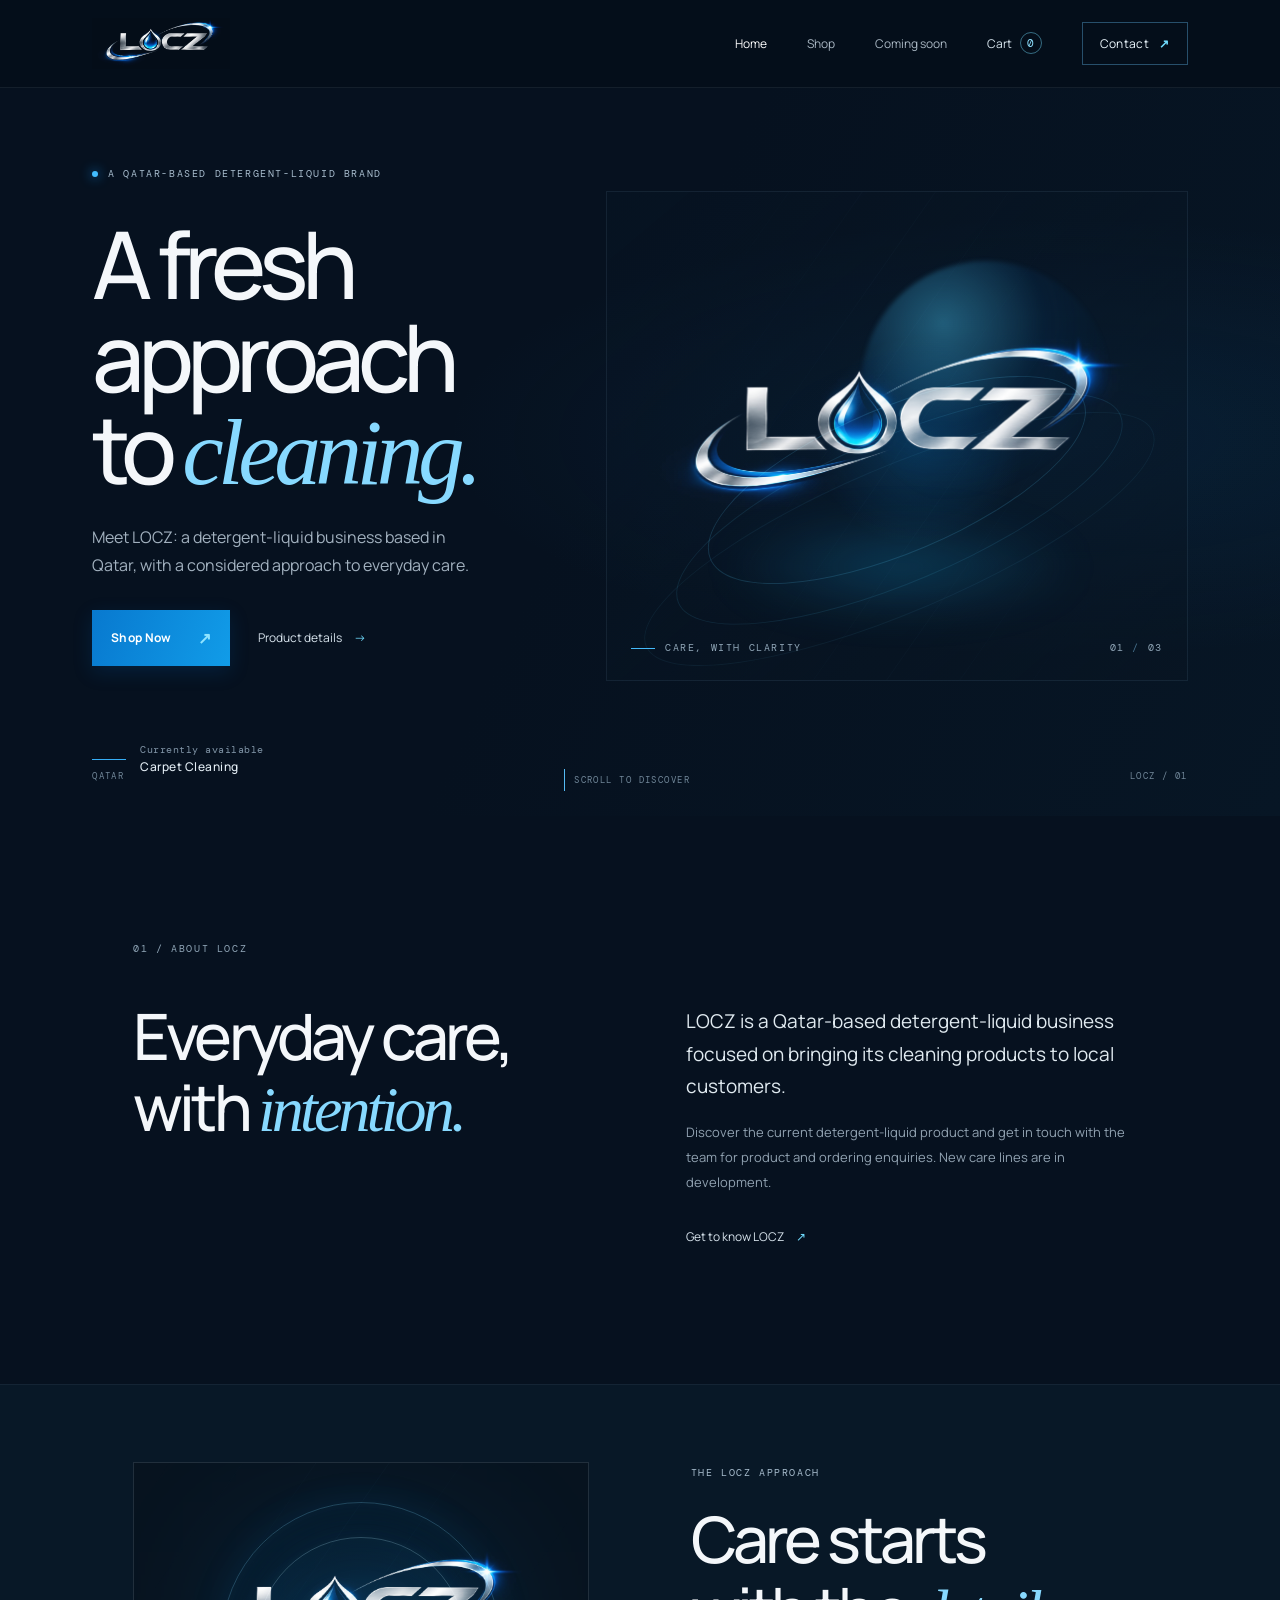
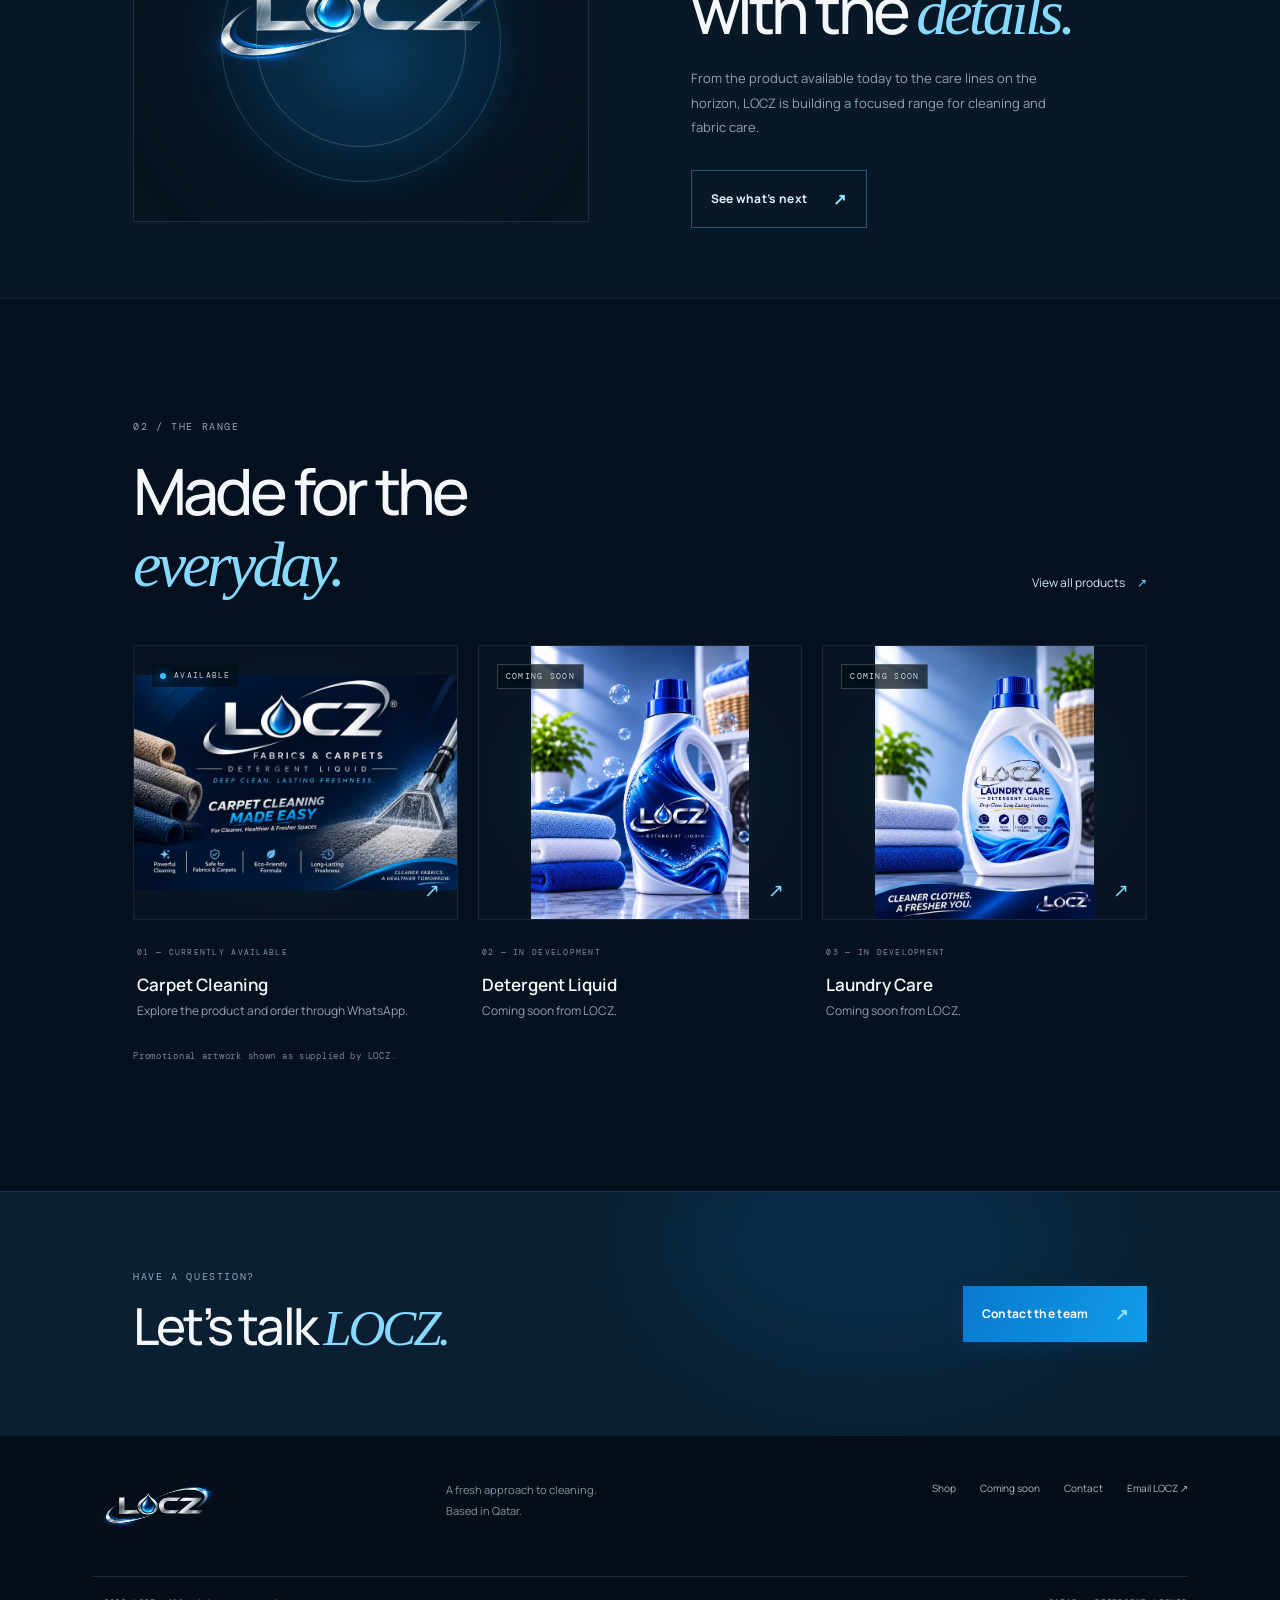
<file: index.html>
<!doctype html>
<html lang="en">
<head>
  <meta charset="utf-8"><meta name="viewport" content="width=device-width, initial-scale=1">
  <meta name="theme-color" content="#06111f"><link rel="icon" type="image/png" sizes="64x64" href="assets/locz-favicon.png?v=1"><meta name="description" content="LOCZ is a Qatar-based detergent-liquid business. Discover the current product and upcoming care lines.">
  <title>LOCZ — A Fresh Approach to Cleaning</title><link rel="stylesheet" href="style.css?v=shop-1"><script defer src="site.js"></script><script defer src="shop.js"></script>
</head>
<body>
<header class="site-header"><a class="wordmark" href="index.html" aria-label="LOCZ home"><img class="wordmark-img" src="assets/locz-logo.jpg" alt="LOCZ"></a><button class="menu-toggle" aria-expanded="false" aria-label="Open navigation"><span></span><span></span></button><nav class="nav"><a class="active" href="index.html">Home</a><a href="products.html">Shop</a><a href="upcoming.html">Coming soon</a><a class="nav-cart" href="cart.html">Cart <span data-cart-count>0</span></a><a class="nav-cta" href="contact.html">Contact <b>↗</b></a></nav></header>
<main>
  <section class="hero home-hero"><div class="hero-copy"><p class="eyebrow"><span class="eyebrow-dot"></span> A QATAR-BASED DETERGENT-LIQUID BRAND</p><h1>A fresh approach<br>to <em>cleaning.</em></h1><p class="lede">Meet LOCZ: a detergent-liquid business based in Qatar, with a considered approach to everyday care.</p><div class="hero-actions"><a class="button button-primary" href="products.html">Shop Now <span>↗</span></a><a class="text-link" href="products.html">Product details <span>→</span></a></div><div class="hero-note"><span class="note-rule"></span><span>Currently available<br><strong>Carpet Cleaning</strong></span></div></div>
    <div class="hero-art" aria-label="Abstract blue water-inspired artwork"><div class="orb orb-one"></div><div class="orb orb-two"></div><div class="ripple ripple-one"></div><div class="ripple ripple-two"></div><div class="ripple ripple-three"></div><img class="hero-logo-image" src="assets/locz-logo.jpg" alt="LOCZ logo"><div class="art-caption"><span class="caption-line"></span> CARE, WITH CLARITY</div><div class="art-index">01 <span>/</span> 03</div></div>
    <div class="hero-bottom"><span>QATAR</span><span class="scroll-cue"><i></i> SCROLL TO DISCOVER</span><span>LOCZ / 01</span></div></section>
  <section class="intro section-pad"><div class="section-kicker">01 / ABOUT LOCZ</div><div class="intro-content"><h2>Everyday care,<br>with <em>intention.</em></h2><div><p class="body-large">LOCZ is a Qatar-based detergent-liquid business focused on bringing its cleaning products to local customers.</p><p class="muted">Discover the current detergent-liquid product and get in touch with the team for product and ordering enquiries. New care lines are in development.</p><a href="contact.html" class="under-link">Get to know LOCZ <span>↗</span></a></div></div></section>
  <section class="feature-band"><div class="feature-inner"><div class="feature-visual"><div class="feature-glow"></div><div class="feature-ring ring-a"></div><div class="feature-ring ring-b"></div><img class="feature-logo" src="assets/locz-logo.jpg" alt="LOCZ logo"></div><div class="feature-copy"><p class="eyebrow">THE LOCZ APPROACH</p><h2>Care starts<br>with the <em>details.</em></h2><p>From the product available today to the care lines on the horizon, LOCZ is building a focused range for cleaning and fabric care.</p><a class="button button-outline" href="upcoming.html">See what’s next <span>↗</span></a></div></div></section>
  <section class="preview section-pad"><div class="section-heading"><div><div class="section-kicker">02 / THE RANGE</div><h2>Made for the<br><em>everyday.</em></h2></div><a class="under-link" href="products.html">View all products <span>↗</span></a></div><div class="preview-grid"><a class="preview-card current-card" href="product.html?id=carpet-cleaning"><div class="preview-media media-current"><span class="status-tag"><i></i> AVAILABLE</span><img class="promo-image" src="assets/carpet-cleaning.jpg" alt="LOCZ Carpet Cleaning promotional artwork"><span class="card-arrow">↗</span></div><div class="preview-info"><span>01 — CURRENTLY AVAILABLE</span><h3>Carpet Cleaning</h3><p>Explore the product and order through WhatsApp.</p></div></a><a class="preview-card" href="product.html?id=detergent-liquid"><div class="preview-media media-upcoming"><span class="status-tag status-soon">COMING SOON</span><img class="promo-image" src="assets/detergent-liquid.jpg" alt="LOCZ Detergent Liquid bottle with folded towels"><span class="card-arrow">↗</span></div><div class="preview-info"><span>02 — IN DEVELOPMENT</span><h3>Detergent Liquid</h3><p>Coming soon from LOCZ.</p></div></a><a class="preview-card" href="product.html?id=laundry-care"><div class="preview-media media-laundry"><span class="status-tag status-soon">COMING SOON</span><img class="promo-image" src="assets/laundry-care.jpg" alt="LOCZ Laundry Care bottle with folded towels"><span class="card-arrow">↗</span></div><div class="preview-info"><span>03 — IN DEVELOPMENT</span><h3>Laundry Care</h3><p>Coming soon from LOCZ.</p></div></a></div><p class="asset-note">Promotional artwork shown as supplied by LOCZ.</p></section>
  <section class="contact-strip"><div><p class="eyebrow">HAVE A QUESTION?</p><h2>Let’s talk <em>LOCZ.</em></h2></div><a class="button button-primary" href="contact.html">Contact the team <span>↗</span></a><div class="strip-orb"></div></section>
</main><footer class="footer"><div class="footer-top"><a class="wordmark footer-mark" href="index.html" aria-label="LOCZ home"><img class="wordmark-img" src="assets/locz-logo.jpg" alt="LOCZ"></a><p>A fresh approach to cleaning.<br>Based in Qatar.</p><div class="footer-links"><a href="products.html">Shop</a><a href="upcoming.html">Coming soon</a><a href="contact.html">Contact</a><a href="mailto:loczqatar@gmail.com">Email LOCZ ↗</a></div></div><div class="footer-bottom"><span>© <span data-year></span> LOCZ. All rights reserved.</span><span>QATAR <i>·</i> DETERGENT LIQUID</span></div></footer>
</body></html>
</file>
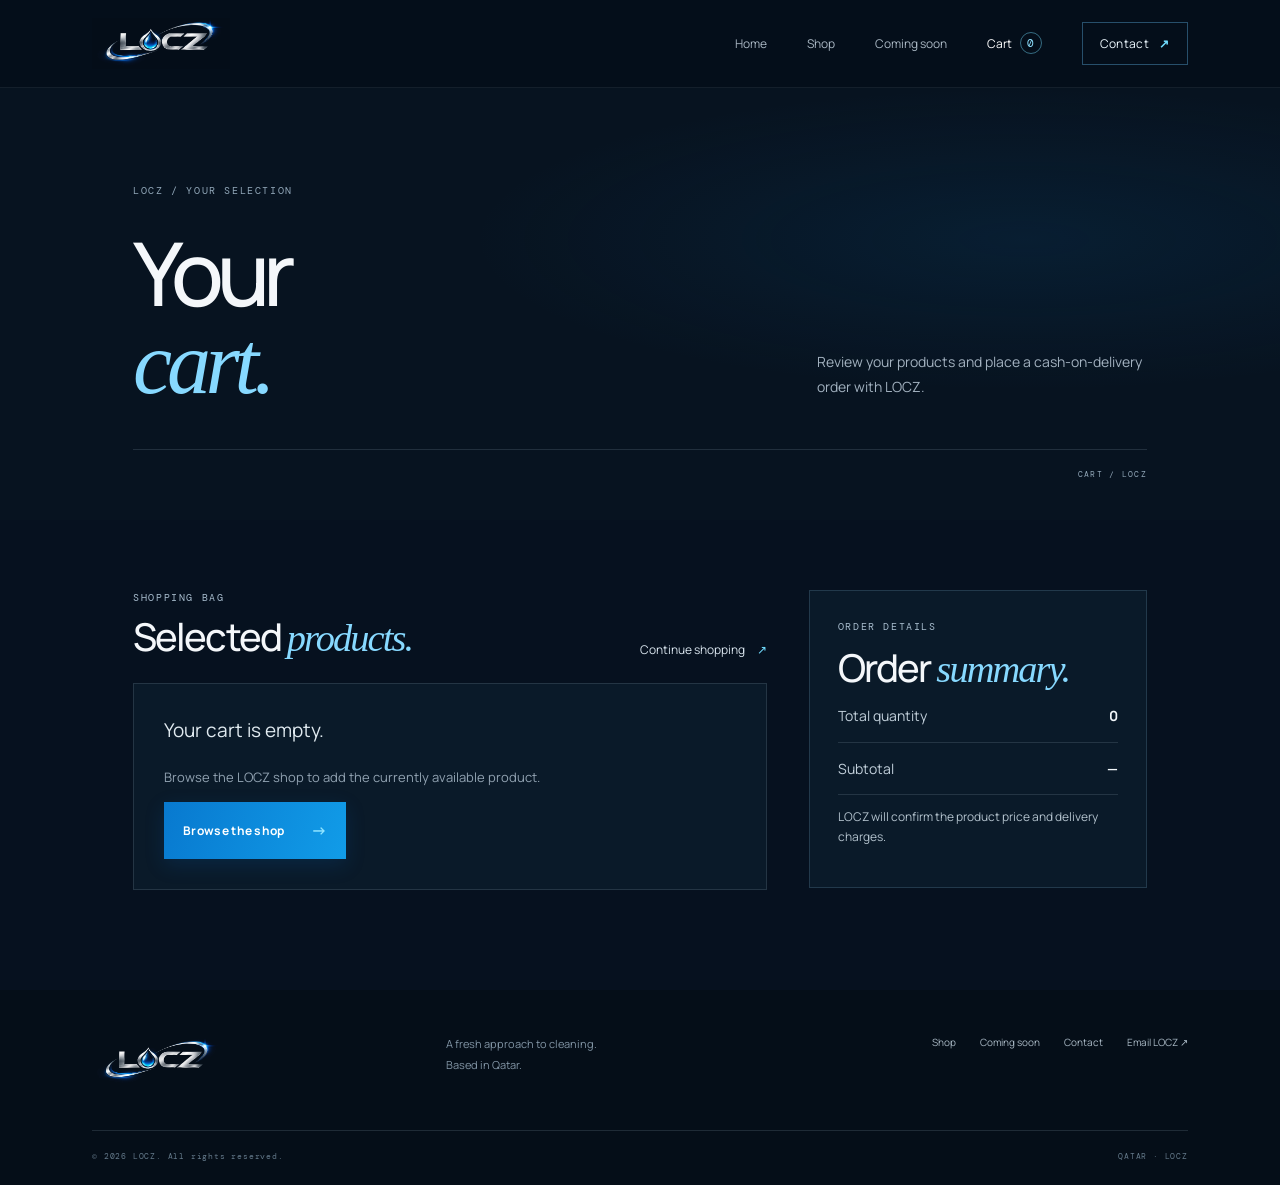
<file: cart.html>
<!doctype html>
<html lang="en">
<head>
  <meta charset="utf-8"><meta name="viewport" content="width=device-width, initial-scale=1">
  <meta name="theme-color" content="#06111f"><link rel="icon" type="image/png" sizes="64x64" href="assets/locz-favicon.png?v=1"><meta name="description" content="Review your LOCZ shopping cart and place a cash-on-delivery order in WhatsApp.">
  <title>Your Cart — LOCZ</title><link rel="stylesheet" href="style.css?v=shop-1"><script defer src="site.js"></script><script defer src="shop.js?v=whatsapp-order-1"></script>
</head>
<body>
<header class="site-header"><a class="wordmark" href="index.html" aria-label="LOCZ home"><img class="wordmark-img" src="assets/locz-logo.jpg" alt="LOCZ"></a><button class="menu-toggle" aria-expanded="false" aria-label="Open navigation"><span></span><span></span></button><nav class="nav"><a href="index.html">Home</a><a href="products.html">Shop</a><a href="upcoming.html">Coming soon</a><a class="nav-cart active" href="cart.html">Cart <span data-cart-count>0</span></a><a class="nav-cta" href="contact.html">Contact <b>↗</b></a></nav></header>
<main>
  <section class="page-hero"><div class="section-kicker">LOCZ / YOUR SELECTION</div><div class="page-hero-row"><h1>Your<br><em>cart.</em></h1><p class="lede">Review your products and place a cash-on-delivery order with LOCZ.</p></div><div class="page-hero-line"></div><span class="page-index">CART / LOCZ</span></section>
  <section class="cart-layout section-pad">
    <div class="cart-main"><div class="cart-heading"><div><p class="eyebrow">SHOPPING BAG</p><h2>Selected <em>products.</em></h2></div><a class="under-link" href="products.html">Continue shopping <span>↗</span></a></div><div class="cart-items" data-cart-items aria-live="polite"></div><div class="cart-empty" data-cart-empty hidden><p class="body-large">Your cart is empty.</p><p class="muted">Browse the LOCZ shop to add the currently available product.</p><a class="button button-primary" href="products.html">Browse the shop <span>→</span></a></div></div>
    <aside class="checkout-panel"><p class="eyebrow">ORDER DETAILS</p><h2>Order <em>summary.</em></h2><div class="summary-line"><span>Total quantity</span><strong data-summary-quantity>0</strong></div><div class="summary-line"><span>Subtotal</span><strong data-summary-subtotal>Confirmed with LOCZ</strong></div><p class="summary-note">LOCZ will confirm the product price and delivery charges.</p><form data-checkout-form><h3>Delivery contact</h3><label for="customer-name">Your name</label><input id="customer-name" name="name" autocomplete="name" required placeholder="Your full name"><label for="customer-phone">Phone number</label><input id="customer-phone" name="phone" type="tel" autocomplete="tel" required placeholder="Include country code"><label for="customer-location">Delivery location in Qatar</label><input id="customer-location" name="location" autocomplete="address-level2" required placeholder="Area / neighbourhood"><label for="customer-address">Address details</label><textarea id="customer-address" name="address" autocomplete="street-address" rows="3" required placeholder="Building, street, and any helpful directions"></textarea><label for="customer-note">Order note <span>(optional)</span></label><textarea id="customer-note" name="note" rows="2" placeholder="Anything LOCZ should know?"></textarea><fieldset class="payment-choice"><legend>Payment method</legend><label for="payment-cod"><input id="payment-cod" type="radio" name="paymentMethod" value="cash-on-delivery" checked required><span><strong>Cash on delivery</strong><small>Pay in cash when LOCZ delivers your order.</small></span></label></fieldset><div class="checkout-honeypot" aria-hidden="true"><label for="customer-website">Leave this field empty</label><input id="customer-website" name="website" tabindex="-1" autocomplete="off"></div><button class="button button-primary checkout-button" type="submit" data-checkout-submit>Order on WhatsApp <span>↗</span></button><p class="form-note" data-checkout-note>WhatsApp opens with your order details. Tap Send in WhatsApp to submit your order. Need help? Call <a href="tel:+97450539675">+974 5053 9675</a> or <a href="tel:+97470595504">+974 7059 5504</a>.</p><p class="form-note order-status" data-order-status role="status" aria-live="polite"></p><a class="button button-outline checkout-button" data-whatsapp-fallback href="#" target="_blank" rel="noopener noreferrer" hidden>Open WhatsApp <span>↗</span></a></form></aside>
  </section>
</main>
<footer class="footer"><div class="footer-top"><a class="wordmark footer-mark" href="index.html" aria-label="LOCZ home"><img class="wordmark-img" src="assets/locz-logo.jpg" alt="LOCZ"></a><p>A fresh approach to cleaning.<br>Based in Qatar.</p><div class="footer-links"><a href="products.html">Shop</a><a href="upcoming.html">Coming soon</a><a href="contact.html">Contact</a><a href="mailto:loczqatar@gmail.com">Email LOCZ ↗</a></div></div><div class="footer-bottom"><span>© <span data-year></span> LOCZ. All rights reserved.</span><span>QATAR · LOCZ</span></div></footer>
</body></html>
</file>
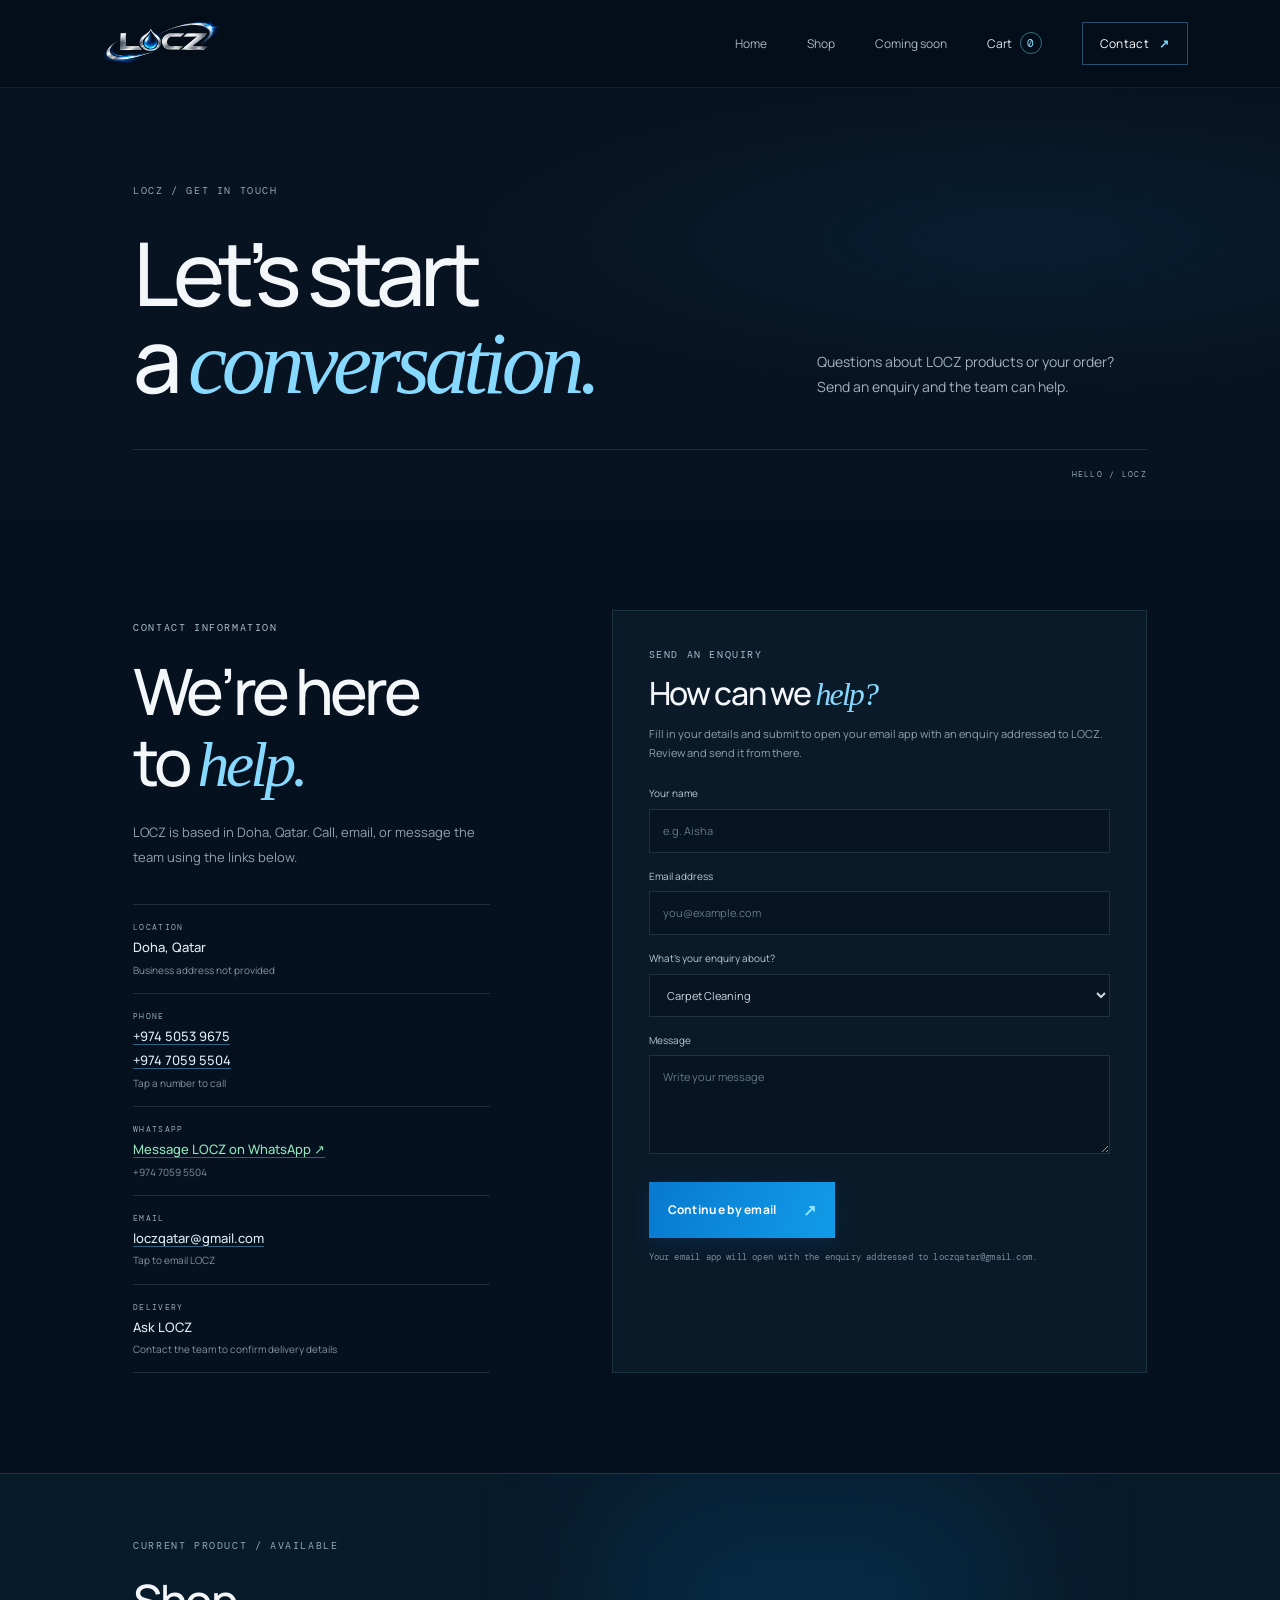
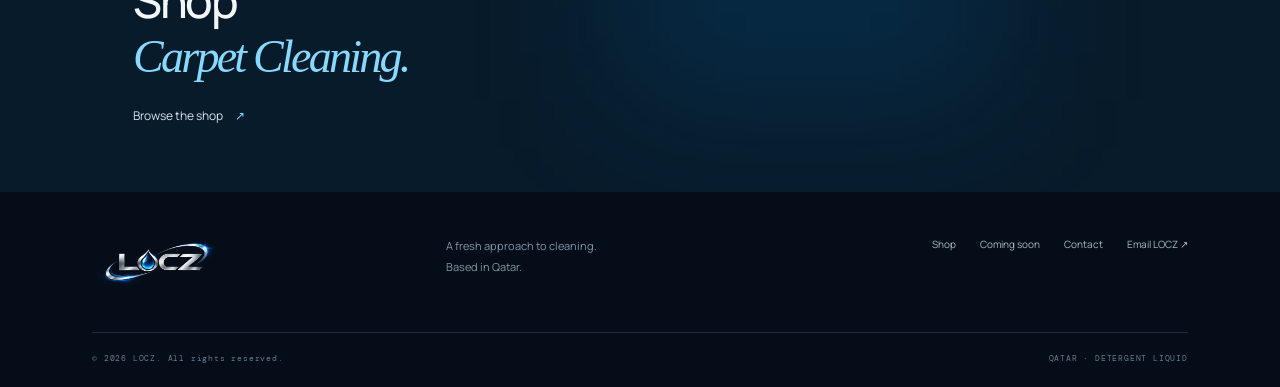
<file: contact.html>
<!doctype html><html lang="en"><head><meta charset="utf-8"><meta name="viewport" content="width=device-width, initial-scale=1"><meta name="theme-color" content="#06111f"><link rel="icon" type="image/png" sizes="64x64" href="assets/locz-favicon.png?v=1"><meta name="description" content="Contact LOCZ in Qatar for product and order enquiries."><title>Contact LOCZ — Qatar</title><link rel="stylesheet" href="style.css?v=shop-1"><script defer src="site.js"></script><script defer src="shop.js"></script></head><body>
<header class="site-header"><a class="wordmark" href="index.html" aria-label="LOCZ home"><img class="wordmark-img" src="assets/locz-logo.jpg" alt="LOCZ"></a><button class="menu-toggle" aria-expanded="false" aria-label="Open navigation"><span></span><span></span></button><nav class="nav"><a href="index.html">Home</a><a href="products.html">Shop</a><a href="upcoming.html">Coming soon</a><a class="nav-cart" href="cart.html">Cart <span data-cart-count>0</span></a><a class="nav-cta active" href="contact.html">Contact <b>↗</b></a></nav></header>
<main><section class="page-hero contact-hero"><div class="section-kicker">LOCZ / GET IN TOUCH</div><div class="page-hero-row"><h1>Let’s start<br>a <em>conversation.</em></h1><p class="lede">Questions about LOCZ products or your order? Send an enquiry and the team can help.</p></div><div class="page-hero-line"></div><span class="page-index">HELLO / LOCZ</span></section>
<section class="contact-layout section-pad"><div class="contact-details"><p class="eyebrow">CONTACT INFORMATION</p><h2>We’re here<br>to <em>help.</em></h2><p class="muted">LOCZ is based in Doha, Qatar. Call, email, or message the team using the links below.</p><div class="contact-list"><div><span>LOCATION</span><strong>Doha, Qatar</strong><small>Business address not provided</small></div><div><span>PHONE</span><strong class="contact-links"><a href="tel:+97450539675">+974 5053 9675</a><a href="tel:+97470595504">+974 7059 5504</a></strong><small>Tap a number to call</small></div><div><span>WHATSAPP</span><strong><a class="contact-whatsapp" href="https://wa.me/97470595504" target="_blank" rel="noopener noreferrer">Message LOCZ on WhatsApp ↗</a></strong><small>+974 7059 5504</small></div><div><span>EMAIL</span><strong><a href="mailto:loczqatar@gmail.com">loczqatar@gmail.com</a></strong><small>Tap to email LOCZ</small></div><div><span>DELIVERY</span><strong>Ask LOCZ</strong><small>Contact the team to confirm delivery details</small></div></div></div><form class="contact-form" id="contact-form"><p class="eyebrow">SEND AN ENQUIRY</p><h3>How can we <em>help?</em></h3><p class="form-intro">Fill in your details and submit to open your email app with an enquiry addressed to LOCZ. Review and send it from there.</p><label for="name">Your name</label><input id="name" name="name" autocomplete="name" required placeholder="e.g. Aisha"><label for="email">Email address</label><input id="email" name="email" type="email" autocomplete="email" required placeholder="you@example.com"><label for="topic">What’s your enquiry about?</label><select id="topic" name="topic"><option>Carpet Cleaning</option><option>Detergent Liquid</option><option>Laundry Care</option><option>Business enquiry</option><option>Other question</option></select><label for="message">Message</label><textarea id="message" name="message" rows="4" required placeholder="Write your message"></textarea><button class="button button-primary" type="submit">Continue by email <span>↗</span></button><p class="form-note" id="form-note">Your email app will open with the enquiry addressed to loczqatar@gmail.com.</p></form></section>
<section class="contact-bottom"><span class="bottom-glow"></span><div class="section-kicker">CURRENT PRODUCT / AVAILABLE</div><h2>Shop<br><em>Carpet Cleaning.</em></h2><a class="under-link" href="products.html">Browse the shop <span>↗</span></a></section></main>
<footer class="footer"><div class="footer-top"><a class="wordmark footer-mark" href="index.html" aria-label="LOCZ home"><img class="wordmark-img" src="assets/locz-logo.jpg" alt="LOCZ"></a><p>A fresh approach to cleaning.<br>Based in Qatar.</p><div class="footer-links"><a href="products.html">Shop</a><a href="upcoming.html">Coming soon</a><a href="contact.html">Contact</a><a href="mailto:loczqatar@gmail.com">Email LOCZ ↗</a></div></div><div class="footer-bottom"><span>© <span data-year></span> LOCZ. All rights reserved.</span><span>QATAR <i>·</i> DETERGENT LIQUID</span></div></footer></body></html>
</file>
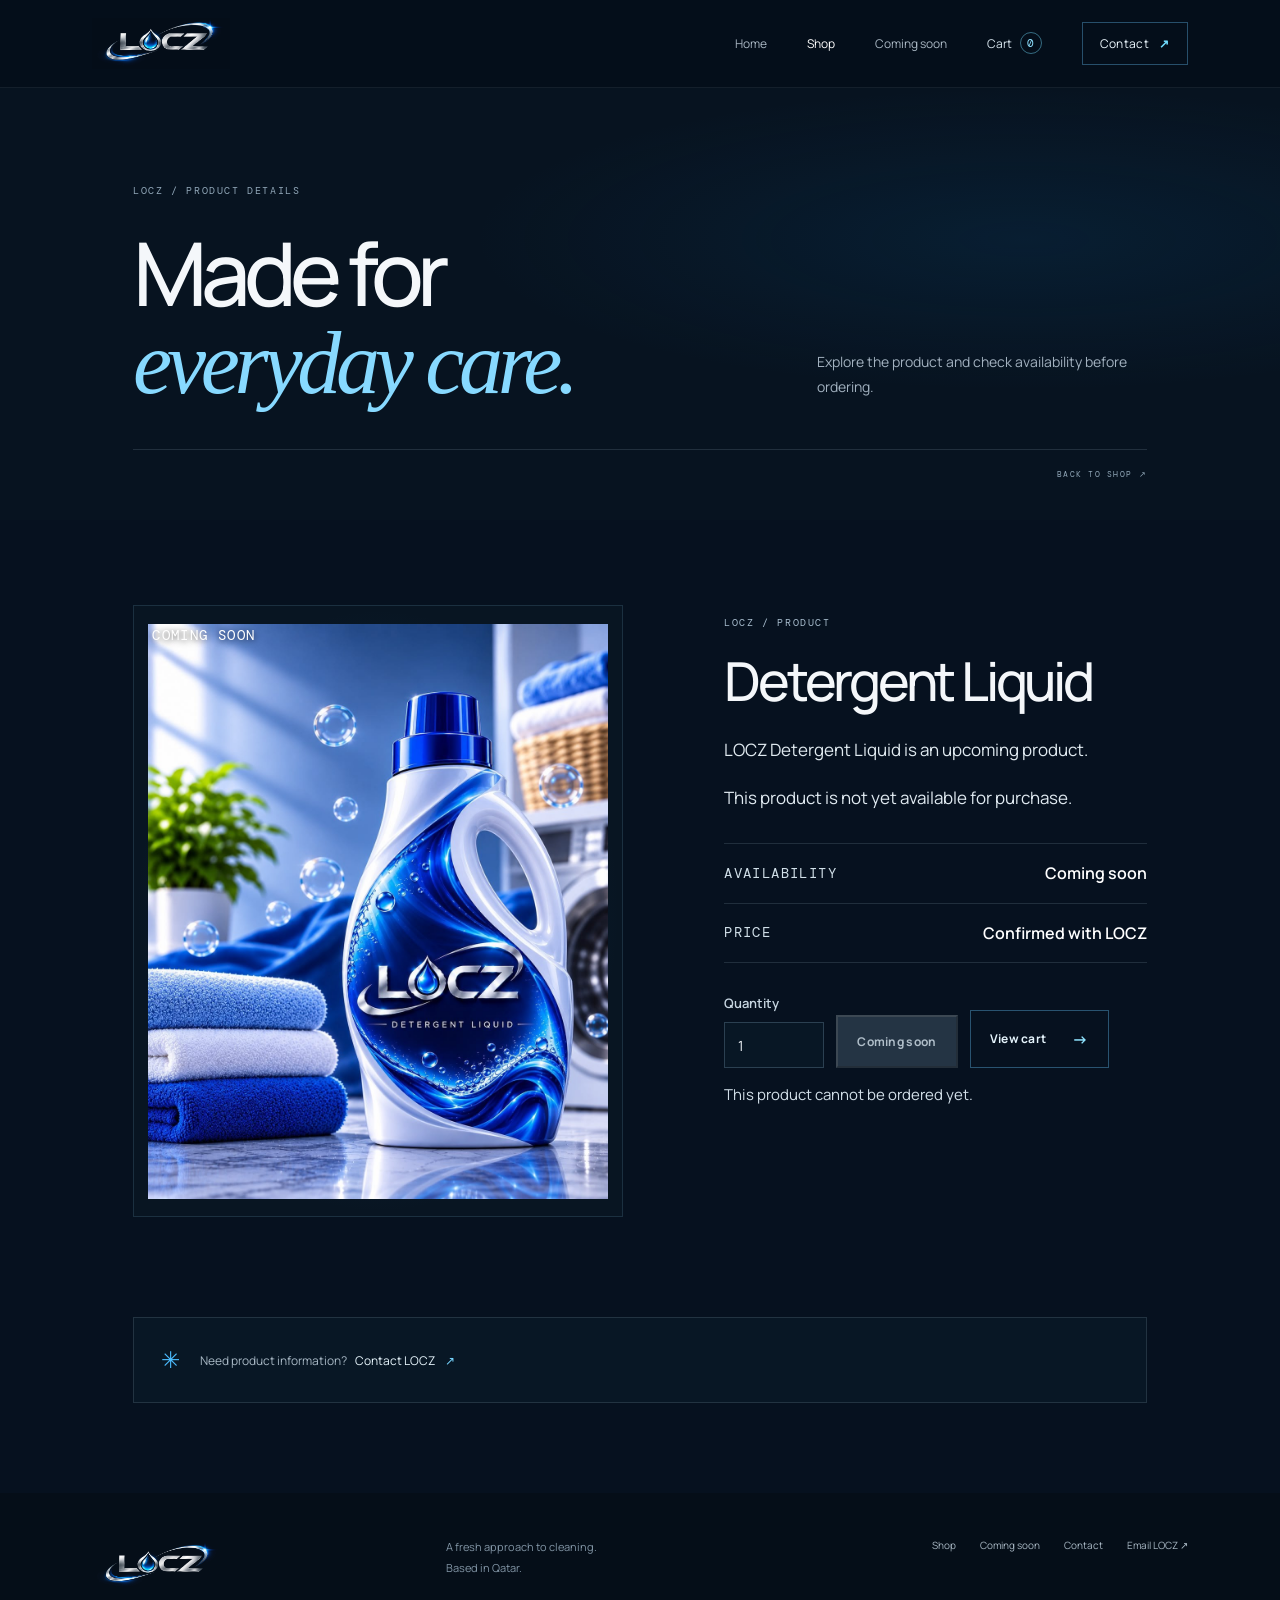
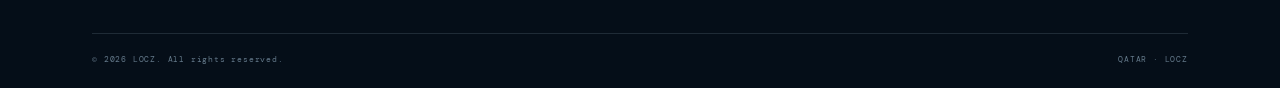
<file: product.html>
<!doctype html>
<html lang="en">
<head>
  <meta charset="utf-8"><meta name="viewport" content="width=device-width, initial-scale=1">
  <meta name="theme-color" content="#06111f"><link rel="icon" type="image/png" sizes="64x64" href="assets/locz-favicon.png?v=1"><meta name="description" content="Explore a LOCZ product and add available items to your cart.">
  <title>Product Details — LOCZ</title><link rel="stylesheet" href="style.css?v=shop-1"><script defer src="site.js"></script><script defer src="shop.js"></script>
</head>
<body>
<header class="site-header"><a class="wordmark" href="index.html" aria-label="LOCZ home"><img class="wordmark-img" src="assets/locz-logo.jpg" alt="LOCZ"></a><button class="menu-toggle" aria-expanded="false" aria-label="Open navigation"><span></span><span></span></button><nav class="nav"><a href="index.html">Home</a><a class="active" href="products.html">Shop</a><a href="upcoming.html">Coming soon</a><a class="nav-cart" href="cart.html">Cart <span data-cart-count>0</span></a><a class="nav-cta" href="contact.html">Contact <b>↗</b></a></nav></header>
<main>
  <section class="page-hero"><div class="section-kicker">LOCZ / PRODUCT DETAILS</div><div class="page-hero-row"><h1>Made for<br><em>everyday care.</em></h1><p class="lede">Explore the product and check availability before ordering.</p></div><div class="page-hero-line"></div><span class="page-index"><a href="products.html">BACK TO SHOP ↗</a></span></section>
  <section class="product-detail section-pad shop-product-detail" data-product-detail>
    <div class="product-showcase"><span class="status-tag" data-detail-status></span><img class="promo-image" data-detail-image src="assets/carpet-cleaning.jpg" alt="LOCZ Carpet Cleaning"></div>
    <div class="product-info"><p class="eyebrow">LOCZ / PRODUCT</p><h2 data-detail-name>Carpet Cleaning</h2><p class="body-large" data-detail-description>LOCZ Carpet Cleaning is currently available to order.</p><p class="muted" data-detail-extra>Contact LOCZ to confirm package size, product information, and ordering details.</p><div class="spec-list"><div><span>AVAILABILITY</span><b data-detail-availability>Available</b></div><div><span>PRICE</span><b data-detail-price>Confirmed with LOCZ</b></div></div><div class="shop-actions"><label class="quantity-field" for="detail-quantity">Quantity <input id="detail-quantity" type="number" min="1" step="1" value="1" inputmode="numeric"></label><button class="button button-primary" type="button" data-add-to-cart>Add to cart <span>＋</span></button><a class="button button-outline" href="cart.html">View cart <span>→</span></a></div><p class="order-note" data-detail-note>Order details and payment are confirmed with LOCZ in WhatsApp.</p></div>
  </section>
  <section class="product-note"><div class="note-symbol">✳</div><p>Need product information? <a href="contact.html">Contact LOCZ <span>↗</span></a></p></section>
</main>
<footer class="footer"><div class="footer-top"><a class="wordmark footer-mark" href="index.html" aria-label="LOCZ home"><img class="wordmark-img" src="assets/locz-logo.jpg" alt="LOCZ"></a><p>A fresh approach to cleaning.<br>Based in Qatar.</p><div class="footer-links"><a href="products.html">Shop</a><a href="upcoming.html">Coming soon</a><a href="contact.html">Contact</a><a href="mailto:loczqatar@gmail.com">Email LOCZ ↗</a></div></div><div class="footer-bottom"><span>© <span data-year></span> LOCZ. All rights reserved.</span><span>QATAR · LOCZ</span></div></footer>
</body></html>
</file>
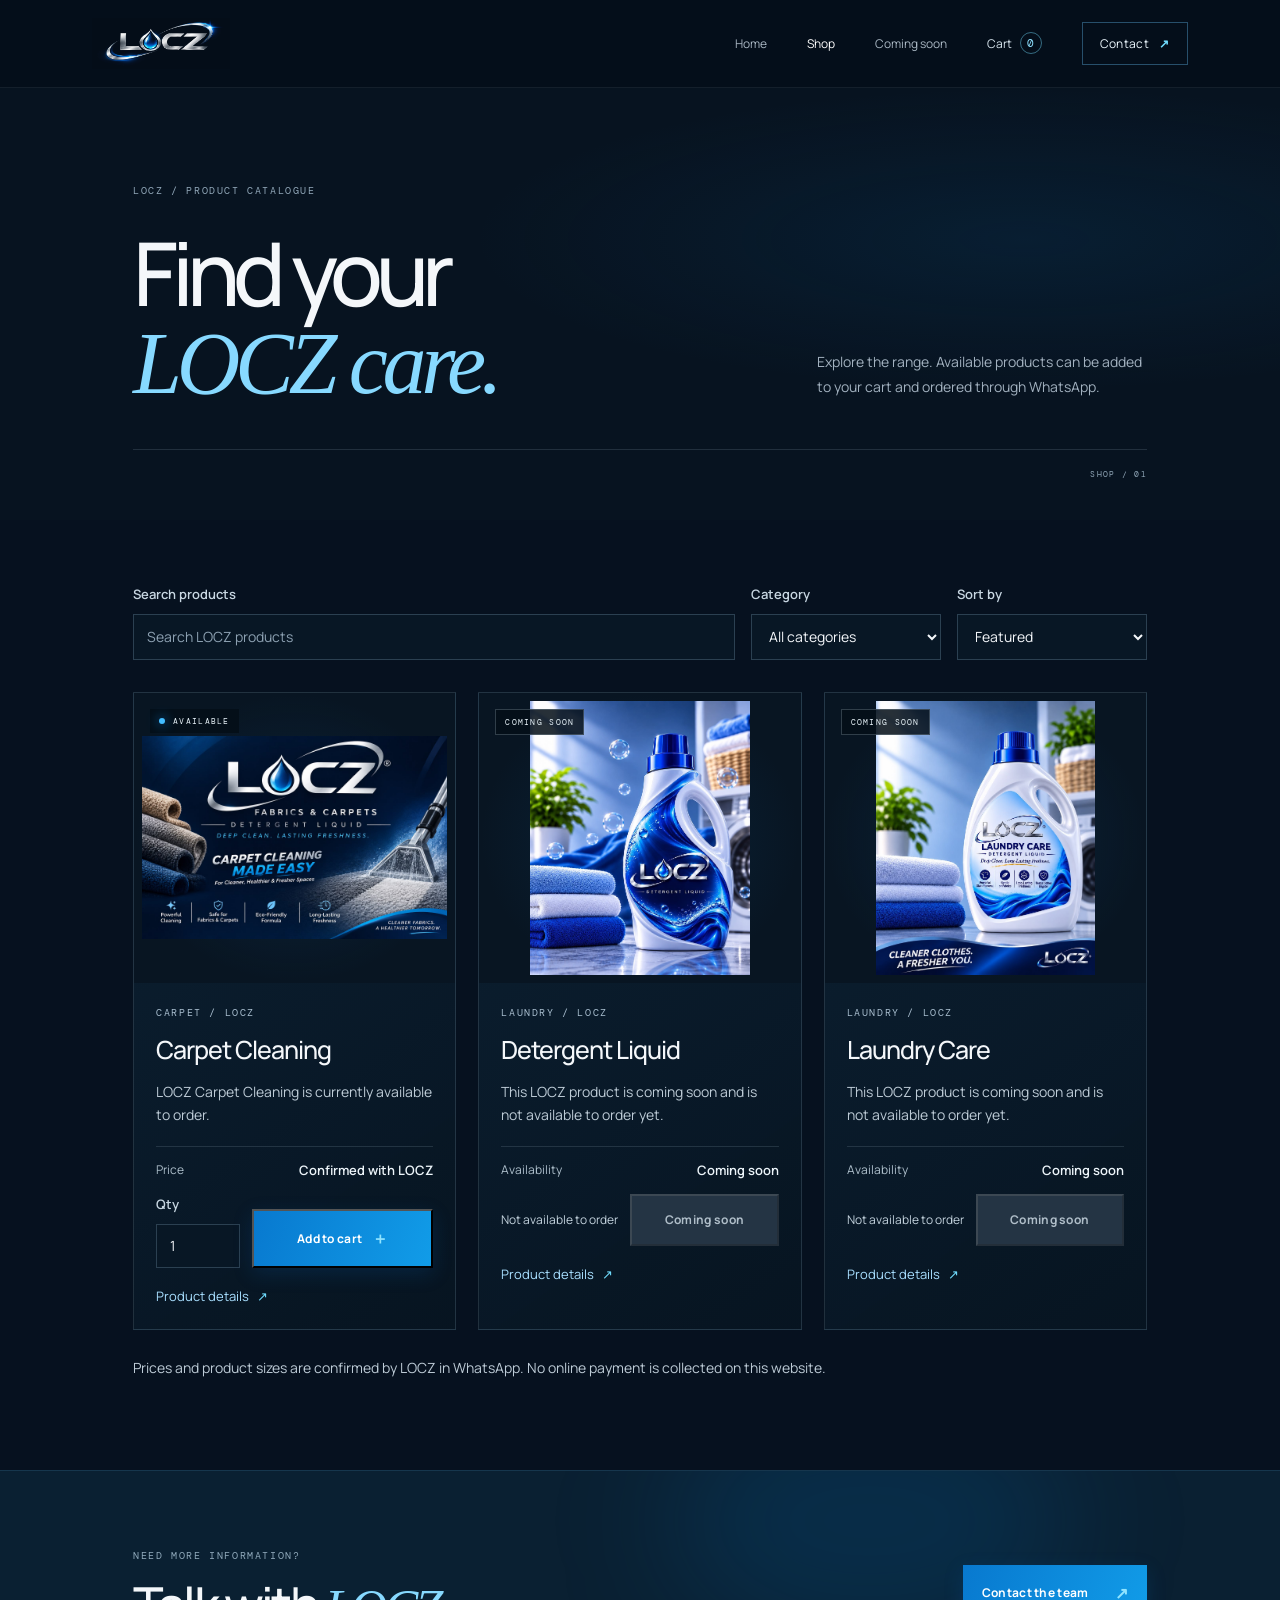
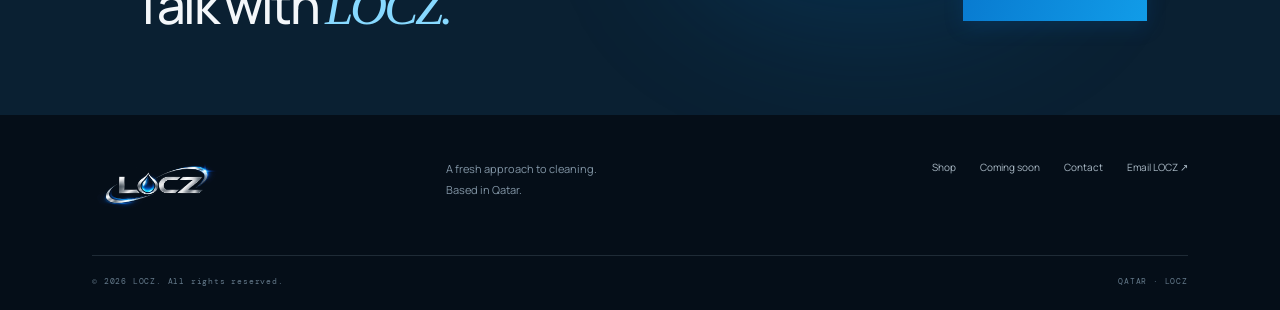
<file: products.html>
<!doctype html>
<html lang="en">
<head><meta charset="utf-8"><meta name="viewport" content="width=device-width, initial-scale=1"><meta name="theme-color" content="#06111f"><link rel="icon" type="image/png" sizes="64x64" href="assets/locz-favicon.png?v=1"><meta name="description" content="Shop available LOCZ products and browse upcoming cleaning and laundry lines."><title>Shop LOCZ — Products</title><link rel="stylesheet" href="style.css?v=shop-1"><script defer src="site.js"></script><script defer src="shop.js"></script></head>
<body>
<header class="site-header"><a class="wordmark" href="index.html" aria-label="LOCZ home"><img class="wordmark-img" src="assets/locz-logo.jpg" alt="LOCZ"></a><button class="menu-toggle" aria-expanded="false" aria-label="Open navigation"><span></span><span></span></button><nav class="nav"><a href="index.html">Home</a><a class="active" href="products.html">Shop</a><a href="upcoming.html">Coming soon</a><a class="nav-cart" href="cart.html">Cart <span data-cart-count>0</span></a><a class="nav-cta" href="contact.html">Contact <b>↗</b></a></nav></header>
<main>
  <section class="page-hero shop-hero"><div class="section-kicker">LOCZ / PRODUCT CATALOGUE</div><div class="page-hero-row"><h1>Find your<br><em>LOCZ care.</em></h1><p class="lede">Explore the range. Available products can be added to your cart and ordered through WhatsApp.</p></div><div class="page-hero-line"></div><span class="page-index">SHOP / 01</span></section>
  <section class="shop-section section-pad">
    <div class="shop-toolbar"><label class="search-field"><span>Search products</span><input type="search" placeholder="Search LOCZ products" data-product-search></label><label><span>Category</span><select data-category-filter><option value="all">All categories</option><option value="laundry">Laundry</option><option value="carpet">Carpet</option></select></label><label><span>Sort by</span><select data-product-sort><option value="featured">Featured</option><option value="name">Name A–Z</option><option value="availability">Availability</option></select></label></div>
    <div class="shop-grid" data-product-grid>
      <article class="shop-card" data-product-card data-product-id="carpet-cleaning"><a class="shop-card-image" href="product.html?id=carpet-cleaning"><span class="status-tag"><i></i> AVAILABLE</span><img src="assets/carpet-cleaning.jpg" alt="LOCZ Carpet Cleaning promotional artwork"></a><div class="shop-card-content"><p class="eyebrow">CARPET / LOCZ</p><h2><a href="product.html?id=carpet-cleaning">Carpet Cleaning</a></h2><p>LOCZ Carpet Cleaning is currently available to order.</p><div class="shop-price-row"><span>Price</span><strong>Confirmed with LOCZ</strong></div><div class="shop-card-actions"><label class="quantity-field" for="quantity-carpet">Qty <input id="quantity-carpet" type="number" min="1" step="1" value="1" inputmode="numeric" data-quantity-for="carpet-cleaning"></label><button class="button button-primary" type="button" data-add-to-cart data-product-id="carpet-cleaning">Add to cart <span>＋</span></button></div><a class="shop-detail-link" href="product.html?id=carpet-cleaning">Product details <span>↗</span></a></div></article>
      <article class="shop-card" data-product-card data-product-id="detergent-liquid"><a class="shop-card-image" href="product.html?id=detergent-liquid"><span class="status-tag status-soon">COMING SOON</span><img src="assets/detergent-liquid.jpg" alt="LOCZ Detergent Liquid bottle with folded towels"></a><div class="shop-card-content"><p class="eyebrow">LAUNDRY / LOCZ</p><h2><a href="product.html?id=detergent-liquid">Detergent Liquid</a></h2><p>This LOCZ product is coming soon and is not available to order yet.</p><div class="shop-price-row"><span>Availability</span><strong>Coming soon</strong></div><div class="shop-card-actions"><span class="coming-soon-note">Not available to order</span><button class="button button-disabled" type="button" disabled>Coming soon</button></div><a class="shop-detail-link" href="product.html?id=detergent-liquid">Product details <span>↗</span></a></div></article>
      <article class="shop-card" data-product-card data-product-id="laundry-care"><a class="shop-card-image" href="product.html?id=laundry-care"><span class="status-tag status-soon">COMING SOON</span><img src="assets/laundry-care.jpg" alt="LOCZ Laundry Care bottle with folded towels"></a><div class="shop-card-content"><p class="eyebrow">LAUNDRY / LOCZ</p><h2><a href="product.html?id=laundry-care">Laundry Care</a></h2><p>This LOCZ product is coming soon and is not available to order yet.</p><div class="shop-price-row"><span>Availability</span><strong>Coming soon</strong></div><div class="shop-card-actions"><span class="coming-soon-note">Not available to order</span><button class="button button-disabled" type="button" disabled>Coming soon</button></div><a class="shop-detail-link" href="product.html?id=laundry-care">Product details <span>↗</span></a></div></article>
    </div><p class="no-results" data-no-results hidden>No products match your search. Try another term or category.</p><p class="shop-disclaimer">Prices and product sizes are confirmed by LOCZ in WhatsApp. No online payment is collected on this website.</p>
  </section>
  <section class="contact-strip"><div><p class="eyebrow">NEED MORE INFORMATION?</p><h2>Talk with <em>LOCZ.</em></h2></div><a class="button button-primary" href="contact.html">Contact the team <span>↗</span></a><div class="strip-orb"></div></section>
</main>
<footer class="footer"><div class="footer-top"><a class="wordmark footer-mark" href="index.html" aria-label="LOCZ home"><img class="wordmark-img" src="assets/locz-logo.jpg" alt="LOCZ"></a><p>A fresh approach to cleaning.<br>Based in Qatar.</p><div class="footer-links"><a href="products.html">Shop</a><a href="upcoming.html">Coming soon</a><a href="contact.html">Contact</a><a href="mailto:loczqatar@gmail.com">Email LOCZ ↗</a></div></div><div class="footer-bottom"><span>© <span data-year></span> LOCZ. All rights reserved.</span><span>QATAR · LOCZ</span></div></footer>
</body></html>
</file>
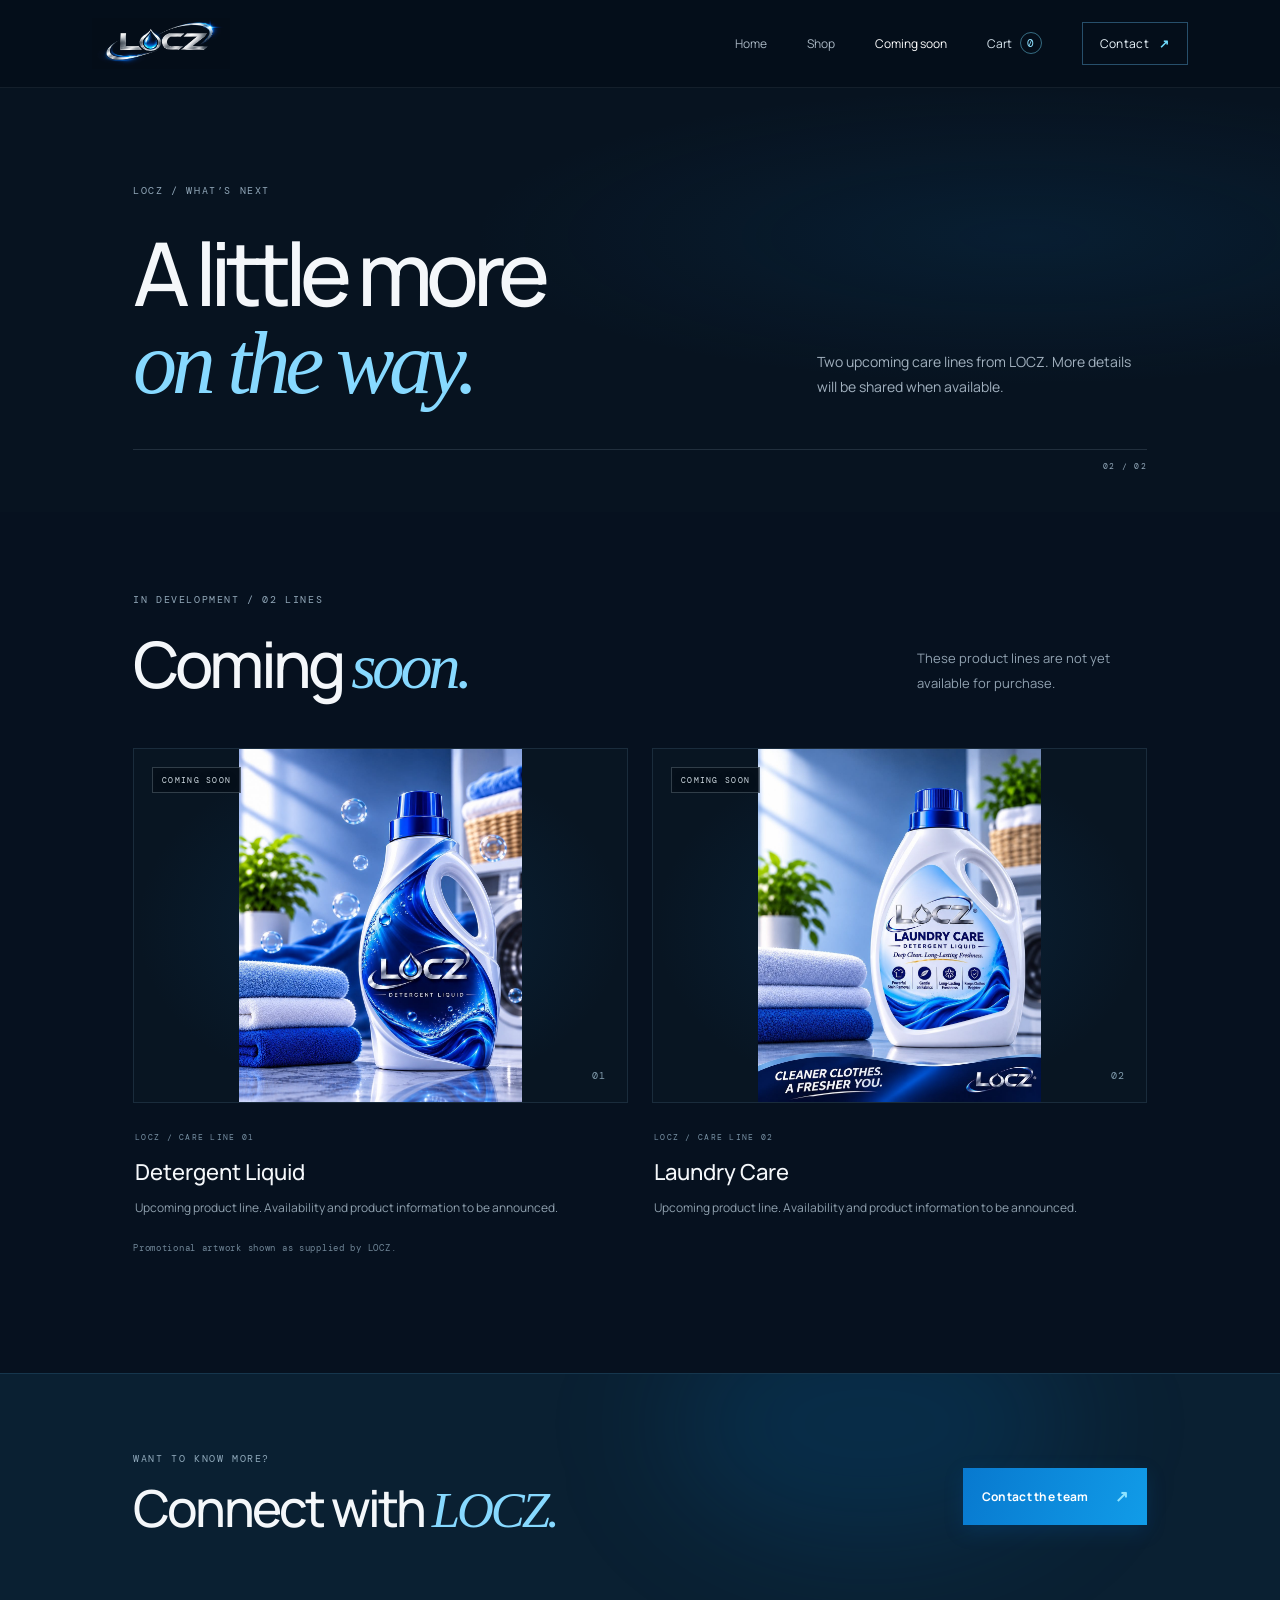
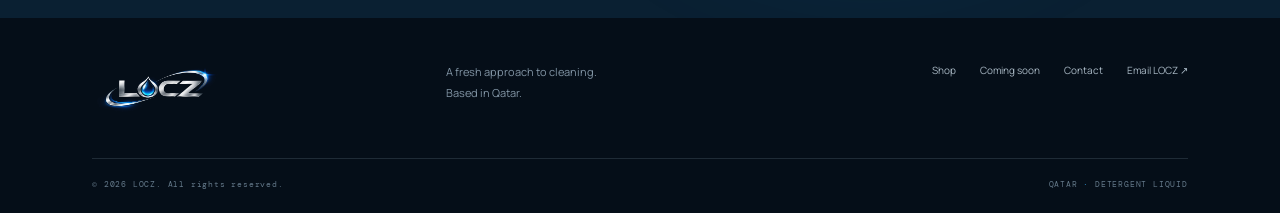
<file: upcoming.html>
<!doctype html><html lang="en"><head><meta charset="utf-8"><meta name="viewport" content="width=device-width, initial-scale=1"><meta name="theme-color" content="#06111f"><link rel="icon" type="image/png" sizes="64x64" href="assets/locz-favicon.png?v=1"><meta name="description" content="See upcoming Detergent Liquid and Laundry Care product lines from LOCZ."><title>Coming Soon — LOCZ</title><link rel="stylesheet" href="style.css?v=shop-1"><script defer src="site.js"></script><script defer src="shop.js"></script></head><body>
<header class="site-header"><a class="wordmark" href="index.html" aria-label="LOCZ home"><img class="wordmark-img" src="assets/locz-logo.jpg" alt="LOCZ"></a><button class="menu-toggle" aria-expanded="false" aria-label="Open navigation"><span></span><span></span></button><nav class="nav"><a href="index.html">Home</a><a href="products.html">Shop</a><a class="active" href="upcoming.html">Coming soon</a><a class="nav-cart" href="cart.html">Cart <span data-cart-count>0</span></a><a class="nav-cta" href="contact.html">Contact <b>↗</b></a></nav></header>
<main><section class="page-hero upcoming-hero"><div class="section-kicker">LOCZ / WHAT’S NEXT</div><div class="page-hero-row"><h1>A little more<br><em>on the way.</em></h1><p class="lede">Two upcoming care lines from LOCZ. More details will be shared when available.</p></div><div class="page-hero-line"></div><span class="page-index">02 / 02</span></section>
<section class="upcoming-list section-pad"><div class="section-heading"><div><div class="section-kicker">IN DEVELOPMENT / 02 LINES</div><h2>Coming <em>soon.</em></h2></div><p class="muted heading-note">These product lines are not yet available for purchase.</p></div><div class="upcoming-grid"><article class="upcoming-card"><div class="upcoming-art detergent-art"><span class="status-tag status-soon">COMING SOON</span><img class="promo-image" src="assets/detergent-liquid.jpg" alt="LOCZ Detergent Liquid bottle with folded towels"><span class="art-count">01</span></div><div class="upcoming-copy"><span>LOCZ / CARE LINE 01</span><h3>Detergent Liquid</h3><p>Upcoming product line. Availability and product information to be announced.</p></div></article><article class="upcoming-card"><div class="upcoming-art laundry-art"><span class="status-tag status-soon">COMING SOON</span><img class="promo-image" src="assets/laundry-care.jpg" alt="LOCZ Laundry Care promotional artwork"><span class="art-count">02</span></div><div class="upcoming-copy"><span>LOCZ / CARE LINE 02</span><h3>Laundry Care</h3><p>Upcoming product line. Availability and product information to be announced.</p></div></article></div><p class="asset-note">Promotional artwork shown as supplied by LOCZ.</p></section><section class="contact-strip"><div><p class="eyebrow">WANT TO KNOW MORE?</p><h2>Connect with <em>LOCZ.</em></h2></div><a class="button button-primary" href="contact.html">Contact the team <span>↗</span></a><div class="strip-orb"></div></section></main>
<footer class="footer"><div class="footer-top"><a class="wordmark footer-mark" href="index.html" aria-label="LOCZ home"><img class="wordmark-img" src="assets/locz-logo.jpg" alt="LOCZ"></a><p>A fresh approach to cleaning.<br>Based in Qatar.</p><div class="footer-links"><a href="products.html">Shop</a><a href="upcoming.html">Coming soon</a><a href="contact.html">Contact</a><a href="mailto:loczqatar@gmail.com">Email LOCZ ↗</a></div></div><div class="footer-bottom"><span>© <span data-year></span> LOCZ. All rights reserved.</span><span>QATAR <i>·</i> DETERGENT LIQUID</span></div></footer></body></html>
</file>
<file: style.css>
@import url('https://fonts.googleapis.com/css2?family=DM+Mono:wght@400;500&family=Manrope:wght@400;500;600;700;800&display=swap');
:root{--bg:#06111f;--bg2:#091827;--panel:#0b1c2c;--white:#f4f7fa;--silver:#aebdcb;--muted:#8293a4;--blue:#27a9ff;--cyan:#71ddff;--line:rgba(192,215,232,.14);--mono:'DM Mono',monospace;--sans:'Manrope',Arial,sans-serif}*{box-sizing:border-box}html{scroll-behavior:smooth}body{margin:0;background:var(--bg);color:var(--white);font-family:var(--sans);font-size:15px;line-height:1.65;overflow-x:hidden}a{color:inherit;text-decoration:none}button,input,textarea,select{font:inherit}.site-header{height:88px;padding:0 7.2%;display:flex;align-items:center;justify-content:space-between;border-bottom:1px solid rgba(200,221,237,.08);position:relative;z-index:10;background:rgba(5,15,27,.92)}.wordmark{display:inline-flex;align-items:center;gap:9px;color:#e9f0f5;font-size:24px;font-weight:800;letter-spacing:.12em;line-height:1}.wordmark>span{position:relative;text-shadow:0 0 18px rgba(194,221,239,.25)}.drop{color:#d6e5ef;position:relative}.drop:after{content:'';width:7px;height:10px;background:linear-gradient(160deg,#71ddff,#1478de);border-radius:60% 40% 60% 60%;transform:rotate(35deg);display:inline-block;margin-left:2px;vertical-align:top;box-shadow:0 0 13px #188eff}.wordmark-line{height:1px;width:24px;background:linear-gradient(90deg,#50baff,transparent);transform:rotate(-58deg);margin-left:-13px;margin-top:-22px}.nav{display:flex;align-items:center;gap:40px;font-size:12px;color:#aab8c4}.nav a{transition:color .2s}.nav a:hover,.nav a.active{color:#fff}.nav .nav-cta{padding:11px 17px;border:1px solid rgba(92,177,230,.4);color:#eef9ff;letter-spacing:.03em}.nav-cta b{color:var(--cyan);margin-left:8px}.menu-toggle{display:none;background:none;border:0}.hero{position:relative;min-height:670px;padding:100px 7.2% 70px;overflow:hidden;background:radial-gradient(ellipse at 83% 48%,rgba(16,84,140,.16),transparent 41%),linear-gradient(115deg,#06111f 47%,#071625)}.home-hero{display:grid;grid-template-columns:48% 52%;align-items:center;padding-top:68px;padding-bottom:100px}.hero-copy{position:relative;z-index:2;padding-bottom:50px}.eyebrow,.section-kicker,.page-index,.hero-bottom,.art-caption,.art-index,.preview-info>span,.spec-list span,.contact-list span,.upcoming-copy>span,.footer-bottom,.status-tag,.media-placeholder,.showcase-id,.art-count{font:10px/1.6 var(--mono);letter-spacing:.16em;color:#91a7b8}.eyebrow{display:flex;align-items:center;gap:10px;color:#a8bdce}.eyebrow-dot,.status-tag i{width:6px;height:6px;background:#43bdff;border-radius:50%;box-shadow:0 0 12px #1296ff;display:inline-block}.hero h1,.page-hero h1{font-size:clamp(58px,7.3vw,102px);letter-spacing:-.075em;line-height:.99;font-weight:500;margin:35px 0 23px}.hero h1 em,.page-hero h1 em,.intro h2 em,.feature-copy h2 em,.section-heading h2 em,.product-info h2 em,.contact-details h2 em,.contact-form h3 em,.contact-bottom h2 em,.contact-strip h2 em{font-family:Georgia,serif;font-weight:400;color:#87d9ff;letter-spacing:-.06em}.lede{max-width:400px;color:#a2b1bf;font-size:16px;line-height:1.8}.hero-actions{display:flex;align-items:center;gap:28px;margin-top:30px}.button{display:inline-flex;align-items:center;justify-content:center;gap:26px;padding:15px 19px;font-size:12px;font-weight:700;letter-spacing:.025em;transition:transform .2s,box-shadow .2s,border-color .2s}.button:hover{transform:translateY(-3px);box-shadow:0 10px 32px rgba(0,131,230,.2)}.button span{font-size:16px;color:#90e4ff}.button-primary{background:linear-gradient(110deg,#0879cf,#119ce8);color:white;box-shadow:0 6px 20px rgba(0,108,203,.17)}.text-link,.under-link{font-size:12px;color:#d8e4ed}.text-link span,.under-link span{color:var(--cyan);padding-left:10px}.hero-note{position:absolute;left:0;bottom:-60px;display:flex;gap:14px;align-items:center;color:#8195a7;font:10px/1.6 var(--mono);letter-spacing:.05em}.hero-note strong{color:#e4eef5;font:500 12px var(--sans)}.note-rule{width:34px;height:1px;background:#36aef5}.hero-art{height:490px;position:relative;margin-left:-12px;overflow:hidden;border:1px solid rgba(150,199,230,.09);background:radial-gradient(circle at 54% 51%,rgba(16,125,198,.28),transparent 26%),linear-gradient(140deg,rgba(8,30,49,.12),rgba(8,20,33,.48))}.hero-art:before,.feature-visual:before{content:'';position:absolute;inset:0;background:repeating-linear-gradient(125deg,transparent 0 28px,rgba(142,202,235,.025) 29px,transparent 30px 60px);mask-image:linear-gradient(90deg,transparent,black,transparent)}.hero-monogram{position:absolute;top:43%;left:50%;transform:translate(-50%,-50%);font-size:clamp(55px,8vw,100px);font-weight:800;letter-spacing:.12em;color:rgba(214,230,240,.68);text-shadow:0 2px 0 #fff,0 7px 25px rgba(0,174,255,.36);white-space:nowrap}.hero-monogram span{color:#cdeeff}.orb{position:absolute;border-radius:50%;filter:blur(2px)}.orb-one{width:250px;height:250px;right:13%;top:14%;background:radial-gradient(circle at 33% 25%,rgba(74,206,255,.38),rgba(6,71,130,.15) 40%,transparent 70%);animation:float 8s ease-in-out infinite}.orb-two{width:390px;height:110px;left:17%;bottom:12%;background:radial-gradient(ellipse,rgba(20,165,229,.27),transparent 65%);filter:blur(20px);animation:float 9s ease-in-out infinite reverse}.ripple{position:absolute;width:70%;height:30%;border:1px solid rgba(88,205,255,.17);border-radius:50%;left:15%;top:44%;transform:rotate(-23deg);animation:ripple 7s ease-in-out infinite}.ripple-two{width:83%;left:9%;top:50%;opacity:.65;animation-delay:-2s}.ripple-three{width:95%;left:3%;top:56%;opacity:.4;animation-delay:-4s}.art-caption{position:absolute;bottom:24px;left:24px;display:flex;align-items:center;gap:10px}.caption-line{width:24px;height:1px;background:#45bafa}.art-index{position:absolute;right:24px;bottom:24px}.art-index span{color:#47718d}.hero-bottom{position:absolute;left:7.2%;right:7.2%;bottom:25px;display:flex;justify-content:space-between;color:#718799;font-size:9px}.scroll-cue{display:flex;gap:9px;align-items:center}.scroll-cue i{width:1px;height:22px;background:#55bbf4;display:inline-block}.section-pad{padding:110px 10.4%}.intro{padding-top:125px;padding-bottom:135px}.intro-content{display:grid;grid-template-columns:1fr 1fr;gap:9%;margin-top:44px}.intro h2,.section-heading h2,.feature-copy h2,.contact-details h2{font-size:clamp(42px,5vw,65px);line-height:1.1;letter-spacing:-.06em;font-weight:500;margin:0}.intro-content>div{padding-top:4px}.body-large{font-size:19px;line-height:1.7;color:#e0eaf0;margin:0 0 18px}.muted{color:#91a2b1;font-size:13px;line-height:1.9}.intro .under-link{display:inline-block;margin-top:20px}.feature-band{background:#081827;border-top:1px solid rgba(200,222,240,.06);border-bottom:1px solid rgba(200,222,240,.06)}.feature-inner{padding:70px 10.4%;display:grid;grid-template-columns:1fr 1fr;gap:10%;align-items:center}.feature-visual{height:360px;position:relative;overflow:hidden;background:radial-gradient(ellipse at 52% 55%,rgba(18,112,182,.3),transparent 44%),#07131f;border:1px solid var(--line)}.feature-glow{position:absolute;width:50%;height:50%;top:25%;left:25%;background:#087ec6;filter:blur(75px);opacity:.22}.feature-ring{position:absolute;border:1px solid rgba(112,210,255,.25);border-radius:50%;width:280px;height:280px;left:calc(50% - 140px);top:calc(50% - 140px);box-shadow:inset 0 0 35px rgba(0,133,209,.11),0 0 35px rgba(0,116,190,.12)}.ring-b{width:210px;height:210px;left:calc(50% - 105px);top:calc(50% - 105px);border-color:rgba(155,222,250,.26)}.feature-letter{position:absolute;top:50%;left:50%;transform:translate(-50%,-52%);font-size:210px;line-height:1;color:rgba(204,226,239,.45);font-weight:700;text-shadow:0 0 24px rgba(0,168,255,.36)}.feature-small{position:absolute;left:20px;bottom:18px;font:9px/1.6 var(--mono);letter-spacing:.14em;color:#8da4b6}.feature-copy .eyebrow{margin-bottom:23px}.feature-copy h2{margin-bottom:18px}.feature-copy>p:not(.eyebrow){color:#91a2b1;font-size:13px;line-height:1.9;max-width:390px}.button-outline{margin-top:17px;border:1px solid rgba(94,183,233,.4);color:#e5f4fc}.preview{padding-top:120px;padding-bottom:120px}.section-heading{display:flex;align-items:flex-end;justify-content:space-between;margin-bottom:45px}.section-heading .section-kicker{margin-bottom:21px}.section-heading .under-link{margin-bottom:7px}.preview-grid{display:grid;grid-template-columns:repeat(3,1fr);gap:20px}.preview-card{display:block;min-width:0}.preview-media{height:275px;position:relative;overflow:hidden;border:1px solid rgba(153,199,224,.12);background:radial-gradient(ellipse at 54% 55%,rgba(24,128,194,.28),transparent 50%),#0a1b2a;transition:border-color .25s,transform .25s}.preview-card:hover .preview-media{transform:translateY(-4px);border-color:rgba(84,186,241,.48)}.media-upcoming{background:radial-gradient(ellipse at 51% 65%,rgba(35,90,148,.32),transparent 46%),#0a1725}.media-laundry{background:radial-gradient(ellipse at 55% 40%,rgba(29,148,193,.26),transparent 48%),#0b1927}.media-water{position:absolute;width:130%;height:50%;left:-15%;bottom:-19%;border-radius:50%;border-top:1px solid rgba(93,208,255,.38);box-shadow:0 -15px 60px rgba(0,123,195,.14),inset 0 18px 40px rgba(0,123,195,.08);transform:rotate(-8deg)}.status-tag{position:absolute;top:18px;left:18px;display:flex;align-items:center;gap:8px;color:#b9cad6;font-size:8px;z-index:2}.status-soon{color:#d1dce4;border:1px solid rgba(204,226,239,.22);padding:6px 9px;background:rgba(5,16,28,.5)}.media-brand{position:absolute;top:74px;left:50%;transform:translateX(-50%);font-size:36px;font-weight:800;letter-spacing:.12em;color:#c6d9e5;text-shadow:0 0 25px rgba(56,182,255,.48)}.media-placeholder{position:absolute;left:50%;top:60%;transform:translate(-50%,-50%);text-align:center;color:rgba(205,226,239,.78);font-size:10px;white-space:nowrap}.media-placeholder small{display:block;color:#7995a9;font-size:8px;margin-top:7px}.card-arrow{position:absolute;right:17px;bottom:13px;color:#86d7ff;font-size:19px}.preview-info{padding:18px 4px 4px}.preview-info>span{font-size:8px;color:#7590a3}.preview-info h3{font-size:17px;font-weight:600;margin:8px 0 2px}.preview-info p{margin:0;font-size:12px;color:#8fa1af}.asset-note{font:9px var(--mono);letter-spacing:.08em;color:#718798;margin-top:25px}.contact-strip{min-height:245px;position:relative;overflow:hidden;background:#0a2032;border-top:1px solid rgba(91,182,228,.15);padding:52px 10.4%;display:flex;align-items:center;justify-content:space-between}.contact-strip .eyebrow{margin:0 0 10px;color:#90a9bb}.contact-strip h2{font-size:clamp(35px,4vw,51px);font-weight:500;letter-spacing:-.055em;line-height:1.2;margin:0}.contact-strip .button{z-index:1}.strip-orb{position:absolute;width:410px;height:240px;right:16%;top:-70px;border-radius:50%;background:rgba(0,119,201,.15);filter:blur(60px)}.footer{background:#050e18;padding:44px 7.2% 22px}.footer-top{display:grid;grid-template-columns:1fr 1.1fr 1fr;align-items:start;padding-bottom:40px;border-bottom:1px solid var(--line)}.footer-mark{font-size:21px}.footer-top>p{font-size:11px;color:#8295a5;line-height:1.9;margin:0}.footer-links{justify-self:end;display:flex;gap:24px;font-size:10px;color:#a9b8c4}.footer-links a:hover{color:white}.footer-bottom{display:flex;justify-content:space-between;padding-top:19px;color:#64798a;font-size:8px;letter-spacing:.1em}.footer-bottom i{color:#36aef5;font-style:normal}
/* inner pages */
.page-hero{position:relative;padding:95px 10.4% 70px;min-height:360px;background:radial-gradient(ellipse at 80% 35%,rgba(14,93,152,.15),transparent 38%),#071320}.page-hero-row{display:flex;align-items:flex-end;justify-content:space-between;gap:40px}.page-hero h1{font-size:clamp(56px,7vw,88px);margin:30px 0 0}.page-hero .lede{max-width:330px;margin:0 0 8px;font-size:14px}.page-hero-line{height:1px;background:var(--line);margin-top:42px}.page-index{position:absolute;right:10.4%;bottom:39px;font-size:8px}.product-detail{display:grid;grid-template-columns:1.02fr .88fr;gap:10%;align-items:center;padding-top:85px;padding-bottom:100px}.product-showcase{height:500px;position:relative;overflow:hidden;background:radial-gradient(ellipse at 52% 57%,rgba(23,128,192,.37),transparent 47%),linear-gradient(145deg,#0b2135,#081321 65%);border:1px solid rgba(136,198,235,.15)}.showcase-mark{position:absolute;top:37%;left:50%;transform:translate(-50%,-50%);font-size:clamp(45px,6vw,74px);font-weight:800;letter-spacing:.14em;color:rgba(215,232,241,.76);text-shadow:0 2px 0 #f4fafc,0 11px 30px rgba(0,158,248,.4)}.product-art-placeholder{position:absolute;top:57%;left:50%;transform:translate(-50%,-50%);text-align:center;white-space:nowrap;font:10px var(--mono);letter-spacing:.17em;color:#c1d7e4}.product-art-placeholder small{display:block;margin-top:9px;color:#7891a4;font-size:8px;letter-spacing:.08em}.showcase-id{position:absolute;bottom:20px;left:20px;font-size:8px}.product-info .eyebrow{margin-bottom:22px}.product-info h2{font-size:clamp(44px,5vw,66px);line-height:1.05;letter-spacing:-.06em;font-weight:500;margin:0 0 26px}.product-info .body-large{font-size:17px}.product-info>.muted{margin:0 0 26px}.spec-list{border-top:1px solid var(--line);margin:30px 0}.spec-list>div{display:flex;justify-content:space-between;gap:18px;padding:13px 0;border-bottom:1px solid var(--line);align-items:center}.spec-list span{font-size:8px}.spec-list b{font-size:11px;font-weight:500;color:#d6e2ea}.product-note{margin:0 10.4% 90px;padding:23px 27px;border:1px solid var(--line);display:flex;align-items:center;gap:20px;background:rgba(9,26,41,.7)}.note-symbol{font-size:23px;color:#4cbdff}.product-note p{margin:0;color:#a7b7c4;font-size:12px}.product-note a{color:#e7f5fc;margin-left:6px}.product-note a span{color:#77d6ff;padding-left:8px}.upcoming-hero{padding-bottom:62px}.upcoming-list{padding-top:80px;padding-bottom:110px}.heading-note{max-width:230px;margin:0 0 7px}.upcoming-grid{display:grid;grid-template-columns:1fr 1fr;gap:24px}.upcoming-art{height:355px;position:relative;overflow:hidden;border:1px solid rgba(151,202,230,.14);background:radial-gradient(ellipse at 51% 52%,rgba(23,113,181,.31),transparent 45%),#091725}.laundry-art{background:radial-gradient(ellipse at 55% 51%,rgba(18,129,173,.3),transparent 45%),#091725}.art-rings{position:absolute;width:260px;height:260px;border:1px solid rgba(89,193,244,.22);border-radius:50%;left:calc(50% - 130px);top:calc(50% - 110px);box-shadow:0 0 40px rgba(0,132,207,.1),inset 0 0 40px rgba(0,132,207,.1)}.art-wordmark{position:absolute;left:50%;top:40%;transform:translate(-50%,-50%);font-size:55px;font-weight:800;letter-spacing:.12em;color:#cadde8;text-shadow:0 0 28px rgba(39,169,255,.48)}.upcoming-art .media-placeholder{top:69%}.art-count{position:absolute;right:20px;bottom:18px;color:#829dae}.upcoming-copy{padding:20px 2px 0}.upcoming-copy>span{font-size:8px;color:#7891a4}.upcoming-copy h3{font-size:22px;font-weight:500;margin:7px 0}.upcoming-copy p{font-size:12px;color:#8fa0ae;margin:0}.contact-layout{display:grid;grid-template-columns:.8fr 1.2fr;gap:12%;padding-top:90px;padding-bottom:100px}.contact-details h2{margin:20px 0}.contact-details>.muted{max-width:350px}.contact-list{margin-top:35px;border-top:1px solid var(--line)}.contact-list>div{padding:16px 0 15px;border-bottom:1px solid var(--line);display:flex;flex-direction:column;gap:3px}.contact-list span{font-size:8px}.contact-list strong{font-size:13px;font-weight:500;color:#e2edf3}.contact-list small{font-size:10px;color:#8194a4}.contact-form{padding:36px;background:#0a1a29;border:1px solid rgba(146,198,226,.14)}.contact-form .eyebrow{margin:0 0 11px}.contact-form h3{font-size:32px;line-height:1.2;letter-spacing:-.04em;font-weight:500;margin:0 0 10px}.form-intro{font-size:11px;line-height:1.8;color:#8fa1af;margin:0 0 22px}.contact-form label{display:block;font-size:10px;color:#b9c9d4;margin:15px 0 7px}.contact-form input,.contact-form select,.contact-form textarea{width:100%;border:1px solid rgba(155,194,220,.17);background:#071421;color:#e8f0f4;padding:12px 13px;outline:none;font-size:11px;border-radius:0}.contact-form input:focus,.contact-form select:focus,.contact-form textarea:focus{border-color:#299bda}.contact-form input::placeholder,.contact-form textarea::placeholder{color:#65798a}.contact-form select{color:#cbd9e2}.contact-form textarea{resize:vertical}.contact-form .button{border:0;margin-top:20px;cursor:pointer}.form-note{font:9px/1.7 var(--mono);letter-spacing:.02em;color:#758b9d;margin:12px 0 0}.contact-bottom{min-height:300px;position:relative;overflow:hidden;background:#081b2b;padding:64px 10.4%;border-top:1px solid var(--line)}.contact-bottom h2{font-size:46px;font-weight:500;letter-spacing:-.055em;line-height:1.16;margin:20px 0}.contact-bottom .under-link{display:inline-block}.bottom-glow{position:absolute;width:380px;height:210px;right:22%;top:16px;background:rgba(0,125,203,.16);filter:blur(70px)}@keyframes float{0%,100%{transform:translateY(0)}50%{transform:translateY(-13px)}}@keyframes ripple{0%,100%{transform:rotate(-23deg) scale(.97);opacity:.4}50%{transform:rotate(-19deg) scale(1.04);opacity:.8}}
@media(max-width:900px){.site-header{padding:0 5%;height:74px}.nav{gap:23px}.home-hero{padding-left:6%;padding-right:6%;grid-template-columns:1fr 1fr}.hero-art{height:410px}.section-pad{padding-left:7%;padding-right:7%}.feature-inner{padding-left:7%;padding-right:7%;gap:7%}.page-hero{padding-left:7%;padding-right:7%}.page-index{right:7%}.contact-layout{gap:7%;padding-left:7%;padding-right:7%}.product-detail{gap:7%;padding-left:7%;padding-right:7%}.product-showcase{height:430px}.contact-strip{padding-left:7%;padding-right:7%}.preview-grid{gap:13px}.preview-media{height:235px}.media-placeholder{font-size:8px}}
@media(max-width:650px){.site-header{height:68px;padding:0 6%}.wordmark{font-size:21px}.menu-toggle{display:flex;width:38px;height:38px;flex-direction:column;justify-content:center;gap:6px;padding:7px}.menu-toggle span{display:block;width:22px;height:1px;background:#cfe0ea}.nav{display:none;position:absolute;top:67px;left:0;right:0;background:#071421;padding:22px 6% 28px;border-bottom:1px solid var(--line);flex-direction:column;align-items:stretch;gap:0}.nav.open{display:flex}.nav a{padding:13px 0;border-bottom:1px solid rgba(200,221,237,.07)}.nav .nav-cta{margin-top:13px;padding:12px}.hero{min-height:auto}.home-hero{display:flex;flex-direction:column;align-items:stretch;padding:67px 6% 74px}.hero-copy{padding:0}.hero h1{font-size:60px;margin:29px 0 18px}.hero .lede{font-size:14px;max-width:360px}.hero-actions{gap:20px;flex-wrap:wrap}.button{padding:14px 15px;gap:17px}.hero-note{position:static;margin-top:30px}.hero-art{margin:37px 0 0;height:320px}.hero-monogram{font-size:62px}.hero-bottom{left:6%;right:6%;bottom:18px;font-size:8px}.hero-bottom>span:first-child{display:none}.section-pad{padding:76px 6%}.intro{padding-top:84px;padding-bottom:90px}.intro-content{display:block;margin-top:28px}.intro h2,.section-heading h2,.feature-copy h2,.contact-details h2{font-size:47px}.intro-content>div{margin-top:24px}.body-large{font-size:16px}.feature-inner{padding:55px 6%;display:flex;flex-direction:column;align-items:stretch;gap:34px}.feature-visual{height:280px}.feature-letter{font-size:160px}.feature-ring{width:230px;height:230px;left:calc(50% - 115px);top:calc(50% - 115px)}.ring-b{width:175px;height:175px;left:calc(50% - 87px);top:calc(50% - 87px)}.preview{padding-top:80px;padding-bottom:80px}.section-heading{align-items:flex-start;gap:15px;flex-direction:column;margin-bottom:28px}.section-heading .under-link{margin:0}.preview-grid{grid-template-columns:1fr;gap:24px}.preview-media{height:300px}.media-brand{font-size:42px}.contact-strip{padding:42px 6%;min-height:215px;align-items:flex-start;gap:22px;flex-direction:column}.contact-strip h2{font-size:39px}.strip-orb{right:-20%;top:10px}.footer{padding:34px 6% 18px}.footer-top{grid-template-columns:1fr 1fr;gap:20px;padding-bottom:25px}.footer-top>p{justify-self:end;text-align:right}.footer-links{grid-column:1/-1;justify-self:start;gap:22px;flex-wrap:wrap}.footer-bottom{gap:12px;flex-direction:column;font-size:8px}.page-hero{padding:68px 6% 52px;min-height:auto}.page-hero-row{display:block}.page-hero h1{font-size:58px;margin:28px 0 18px}.page-hero .lede{font-size:13px;margin:0;max-width:360px}.page-hero-line{margin-top:30px}.page-index{right:6%;bottom:18px;font-size:7px}.product-detail{grid-template-columns:1fr;gap:38px;padding-top:55px;padding-bottom:60px}.product-showcase{height:360px}.showcase-mark{font-size:54px}.product-info h2{font-size:53px}.product-note{margin:0 6% 60px;padding:18px;align-items:flex-start}.heading-note{margin:0}.upcoming-list{padding-top:58px;padding-bottom:75px}.upcoming-grid{grid-template-columns:1fr;gap:31px}.upcoming-art{height:310px}.art-wordmark{font-size:47px}.contact-layout{grid-template-columns:1fr;gap:40px;padding-top:58px;padding-bottom:70px}.contact-form{padding:24px 20px}.contact-bottom{padding:50px 6%;min-height:270px}.contact-bottom h2{font-size:39px}}
@media(prefers-reduced-motion:reduce){*,*:before,*:after{scroll-behavior:auto!important;animation-duration:.01ms!important;animation-iteration-count:1!important;transition-duration:.01ms!important}}
.wordmark{width:138px;height:58px;overflow:hidden}.wordmark-img{width:100%;height:100%;object-fit:contain;display:block;mix-blend-mode:screen}.footer-mark{width:132px;height:56px}.hero-logo-image{position:absolute;width:min(88%,520px);height:auto;left:50%;top:48%;transform:translate(-50%,-50%);mix-blend-mode:screen;z-index:1}.preview-media,.upcoming-art,.product-showcase{background:#06111f}.promo-image{position:absolute;inset:0;width:100%;height:100%;object-fit:cover;display:block}.preview-media .promo-image{transition:transform .45s ease}.preview-card:hover .promo-image{transform:scale(1.035)}.preview-media .status-tag,.upcoming-art .status-tag,.product-showcase .status-tag{z-index:2;text-shadow:0 1px 6px rgba(0,0,0,.7)}.preview-media .status-tag{background:rgba(4,14,24,.72);padding:5px 8px}.upcoming-art .status-tag{background:rgba(4,14,24,.76)}
.feature-logo{position:absolute;z-index:1;width:78%;height:auto;left:11%;top:calc(50% - 28px);transform:translateY(-50%);mix-blend-mode:screen}
.contact-list a{color:#dcecf6;text-decoration:underline;text-decoration-color:rgba(89,190,242,.48);text-underline-offset:3px;transition:color .2s,text-decoration-color .2s}.contact-list a:hover{color:#8bdbff;text-decoration-color:#8bdbff}.contact-links{display:flex;flex-direction:column;gap:3px}.contact-whatsapp{color:#92e4bc!important;text-decoration-color:rgba(91,212,153,.45)!important}
.order-widget{display:grid;grid-template-columns:auto 110px;align-items:center;gap:7px 14px;margin:25px 0 12px}.order-widget label{font-size:11px;color:#c6d5df}.order-widget input{width:100%;border:1px solid rgba(155,194,220,.22);background:#071421;color:#f4f7fa;padding:10px 12px;font:13px var(--sans);outline:none}.order-widget input:focus{border-color:#299bda}.order-note{grid-column:1/-1;margin:0;color:#8296a7;font-size:10px;line-height:1.6}
@media(max-width:650px){.wordmark{width:122px;height:53px}.hero-logo-image{width:93%;top:47%}}

/* Improve readability of product ordering and availability details. */
.product-showcase .status-tag{font-size:14px;letter-spacing:.1em;color:#fff}
.product-info>.muted{font-size:17px;line-height:1.8;color:#e0eaf1;margin-bottom:22px}
.order-widget label{font-size:17px;font-weight:700;color:#f4f7fa}
.order-widget input{font-size:17px;min-height:52px}
.order-note{font-size:15px;line-height:1.7;color:#d3e0e9}
.spec-list>div{padding:16px 0}
.spec-list span{font-size:14px;line-height:1.5;color:#d1e0e9;letter-spacing:.1em}
.spec-list b{font-size:16px;color:#fff;font-weight:600}
.upcoming-art .promo-image{object-fit:contain;background:radial-gradient(ellipse at center,rgba(16,92,150,.2),transparent 70%),#081522}
.preview-media.media-upcoming .promo-image,.preview-media.media-laundry .promo-image{object-fit:contain;background:radial-gradient(ellipse at center,rgba(16,92,150,.2),transparent 70%),#081522}
.preview-media.media-current .promo-image{object-fit:contain;background:radial-gradient(ellipse at center,rgba(16,92,150,.2),transparent 70%),#081522}
.preview-card:hover .preview-media.media-upcoming .promo-image,.preview-card:hover .preview-media.media-laundry .promo-image,.preview-card:hover .preview-media.media-current .promo-image{transform:none}

/* LOCZ shop, cart, and WhatsApp checkout */
.nav-cart{display:inline-flex;align-items:center;gap:8px;color:#d8e6ef;font-size:12px}
.nav-cart span{display:inline-grid;place-items:center;min-width:22px;height:22px;padding:0 6px;border:1px solid rgba(113,221,255,.45);border-radius:999px;color:#8de0ff;font:11px var(--mono)}
.shop-section{padding-top:64px;padding-bottom:90px}
.shop-toolbar{display:grid;grid-template-columns:minmax(220px,1fr) 190px 190px;gap:16px;align-items:end;margin-bottom:32px}
.shop-toolbar label,.quantity-field{display:flex;flex-direction:column;gap:8px;color:#c8d7e2;font-size:13px;font-weight:600}
.shop-toolbar input,.shop-toolbar select,.quantity-field input,.cart-item-controls input,.checkout-panel input,.checkout-panel textarea{width:100%;min-height:46px;padding:11px 13px;border:1px solid rgba(155,194,220,.24);background:#081725;color:#f4f7fa;font:14px var(--sans);outline:none;border-radius:0}
.shop-toolbar input:focus,.shop-toolbar select:focus,.quantity-field input:focus,.cart-item-controls input:focus,.checkout-panel input:focus,.checkout-panel textarea:focus{border-color:#45baff;box-shadow:0 0 0 2px rgba(39,169,255,.12)}
.shop-toolbar input::placeholder,.checkout-panel input::placeholder,.checkout-panel textarea::placeholder{color:#8da1b2}
.shop-grid{display:grid;grid-template-columns:repeat(3,minmax(0,1fr));gap:22px;align-items:stretch}
.shop-card{min-width:0;border:1px solid var(--line);background:linear-gradient(145deg,rgba(13,34,52,.92),rgba(7,20,33,.96));transition:border-color .2s,transform .2s}
.shop-card:hover{border-color:rgba(78,181,238,.4);transform:translateY(-3px)}
.shop-card[hidden]{display:none}
.shop-card-image{display:block;position:relative;height:290px;overflow:hidden;background:radial-gradient(ellipse at center,rgba(16,92,150,.2),transparent 70%),#081522}
.shop-card-image .promo-image,.shop-card-image img{width:100%;height:100%;object-fit:contain;display:block;padding:8px}
.shop-card-image .status-tag{position:absolute;z-index:2;left:16px;top:16px;padding:6px 9px;background:rgba(4,14,24,.86);color:#eaf5fb}
.shop-card-content{padding:22px;display:flex;flex-direction:column;min-height:310px}
.shop-card-content .eyebrow{font-size:10px;margin:0 0 8px}
.shop-card h2{font-size:25px;font-weight:500;letter-spacing:-.04em;margin:0 0 10px}
.shop-card-content>p:not(.eyebrow){min-height:48px;color:#bdcbd6;font-size:14px;line-height:1.65;margin:0 0 18px}
.shop-price-row{display:flex;justify-content:space-between;gap:12px;border-top:1px solid var(--line);padding:13px 0;color:#aebfcb;font-size:12px}
.shop-price-row strong{color:#edf5fa;font-size:13px;font-weight:600;text-align:right}
.shop-card-actions{display:flex;align-items:end;gap:12px;margin-top:auto}
.shop-card-actions .quantity-field{width:84px;flex:none}
.shop-card-actions .quantity-field input{min-height:44px}
.shop-card-actions .button{flex:1;gap:10px;padding:14px 12px;font-size:12px}
.button-disabled,.button:disabled{background:#243444;color:#b0bec9;box-shadow:none;cursor:not-allowed;transform:none}
.coming-soon-note{font-size:12px;color:#c2d1dc;align-self:center}
.shop-detail-link{display:inline-flex;align-items:center;gap:8px;margin-top:18px;color:#a8dfff;font-size:13px}
.shop-detail-link span{color:var(--cyan)}
.shop-disclaimer,.no-results{margin:26px 0 0;color:#bdcbd6;font-size:14px;line-height:1.7}
.no-results{padding:28px;border:1px solid var(--line)}
.shop-product-detail{align-items:start}
.shop-product-detail .product-showcase{min-height:540px;height:auto;aspect-ratio:4/5;background:radial-gradient(ellipse at center,rgba(16,92,150,.2),transparent 70%),#081522}
.shop-product-detail .product-showcase .promo-image{object-fit:contain;padding:14px}
.shop-product-detail .product-info h2{font-size:clamp(38px,4.2vw,58px)}
.shop-actions{display:flex;align-items:end;flex-wrap:wrap;gap:12px;margin:24px 0 14px}
.shop-actions .quantity-field{width:100px}
.shop-actions .button{min-height:46px}
.cart-layout{display:grid;grid-template-columns:minmax(0,1.5fr) minmax(310px,.8fr);gap:42px;align-items:start;padding-top:70px;padding-bottom:100px}
.cart-heading{display:flex;align-items:end;justify-content:space-between;gap:22px;margin-bottom:24px}
.cart-heading .eyebrow{margin:0 0 10px}
.cart-heading h2,.checkout-panel h2{font-size:clamp(28px,3vw,42px);font-weight:500;letter-spacing:-.05em;line-height:1.1;margin:0}
.cart-heading h2 em,.checkout-panel h2 em{font-family:Georgia,serif;font-weight:400;color:#87d9ff}
.cart-item{display:grid;grid-template-columns:145px minmax(0,1fr) 110px;gap:20px;align-items:center;padding:18px 0;border-top:1px solid var(--line)}
.cart-item:last-child{border-bottom:1px solid var(--line)}
.cart-item>img{width:145px;height:155px;object-fit:contain;background:#081522}
.cart-item-info .eyebrow{font-size:9px;margin:0 0 6px}
.cart-item-info h3{font-size:20px;font-weight:500;margin:0 0 5px}
.cart-item-info>p:not(.eyebrow){font-size:13px;color:#b8c7d2;margin:0 0 8px}
.remove-item{padding:0;border:0;background:none;color:#90d9ff;text-decoration:underline;text-underline-offset:3px;font-size:12px;cursor:pointer}
.cart-item-controls label{display:flex;flex-direction:column;gap:7px;color:#d6e3eb;font-size:12px}
.cart-empty{padding:30px;border:1px solid var(--line);background:#0a1a29}
.cart-empty[hidden],.checkout-panel form[hidden]{display:none}
.checkout-panel{padding:28px;background:#0a1a29;border:1px solid rgba(146,198,226,.18)}
.checkout-panel>.eyebrow{margin:0 0 12px}
.summary-line{display:flex;justify-content:space-between;gap:14px;padding:14px 0;border-bottom:1px solid var(--line);color:#c2d0db;font-size:14px}
.summary-line strong{color:#f2f7fa;text-align:right}
.summary-note,.checkout-panel .form-note{color:#b2c1cc;font-size:12px;line-height:1.7}
.checkout-panel form{margin-top:26px}
.checkout-panel h3{font-size:18px;font-weight:600;margin:0 0 12px}
.checkout-panel label{display:block;color:#d5e0e8;font-size:13px;font-weight:600;margin:14px 0 7px}
.checkout-panel label span{font-weight:400;color:#aebec9}
.checkout-panel textarea{resize:vertical;min-height:74px}
.checkout-button{width:100%;margin-top:18px;border:0;cursor:pointer}
.checkout-panel .form-note{margin:12px 0 0}
.checkout-honeypot{position:absolute;left:-10000px;width:1px;height:1px;overflow:hidden}
.order-status{color:#ffd28c!important}
.order-status:empty{display:none}
.order-result{margin-top:24px;padding:20px;background:#071421;border:1px solid rgba(113,221,255,.3);color:#eaf5fb}
.order-result[hidden]{display:none}
.order-result .eyebrow{margin:0 0 10px;color:#8de0ff}
.order-result h3{font-size:22px;margin:0 0 14px}
.order-result p{font-size:14px;line-height:1.7;color:#c2d0db}
.order-result a:not(.button){color:#8de0ff}
.payment-choice{margin:22px 0 8px;padding:15px;border:1px solid rgba(146,198,226,.2);min-width:0}
.payment-choice legend{padding:0 7px;color:#d5e0e8;font-size:13px;font-weight:700}
.payment-choice>label{display:flex;align-items:flex-start;gap:12px;margin:4px 0 0;padding:12px;background:#071421;border:1px solid rgba(113,221,255,.3);cursor:default}
.payment-choice input{width:18px;min-height:18px;margin:2px 0 0;accent-color:#29aaf1;flex:0 0 auto}
.payment-choice label span{display:grid;gap:5px}
.payment-choice label strong{color:#f4f7fa;font-size:15px}
.payment-choice label small{color:#b2c1cc;font-size:13px;line-height:1.5}
.cart-toast{position:fixed;right:24px;bottom:24px;z-index:30;max-width:min(360px,calc(100vw - 32px));padding:15px 19px;background:#0b2b42;border:1px solid rgba(113,221,255,.45);color:#f3faff;box-shadow:0 12px 35px rgba(0,0,0,.35);opacity:0;transform:translateY(12px);pointer-events:none;transition:opacity .2s,transform .2s}
.cart-toast.visible{opacity:1;transform:translateY(0)}
@media(max-width:1000px){.shop-grid{grid-template-columns:repeat(2,minmax(0,1fr))}.shop-toolbar{grid-template-columns:minmax(180px,1fr) 160px 160px}.cart-layout{gap:26px}.shop-product-detail .product-showcase{min-height:430px}}
@media(max-width:700px){.shop-section{padding-top:44px}.shop-toolbar{grid-template-columns:1fr 1fr;gap:12px}.shop-toolbar .search-field{grid-column:1/-1}.shop-grid{grid-template-columns:1fr}.shop-card-image{height:min(88vw,390px)}.shop-card-content{min-height:0}.shop-card-content>p:not(.eyebrow){min-height:0}.shop-card-actions{margin-top:15px}.shop-product-detail .product-showcase{min-height:0;height:auto;aspect-ratio:4/5}.shop-actions{align-items:stretch}.shop-actions .button{flex:1}.shop-actions .quantity-field{width:100%;max-width:120px}.cart-layout{grid-template-columns:1fr;gap:32px;padding-top:48px;padding-bottom:70px}.cart-heading{align-items:flex-start;flex-direction:column}.cart-item{grid-template-columns:92px minmax(0,1fr);gap:14px}.cart-item>img{width:92px;height:112px;grid-row:span 2}.cart-item-controls{grid-column:2}.cart-item-controls label{flex-direction:row;align-items:center}.cart-item-controls input{max-width:100px}.checkout-panel{padding:22px 18px}.nav-cart{padding:13px 0;border-bottom:1px solid rgba(200,221,237,.07)}}
</file>
